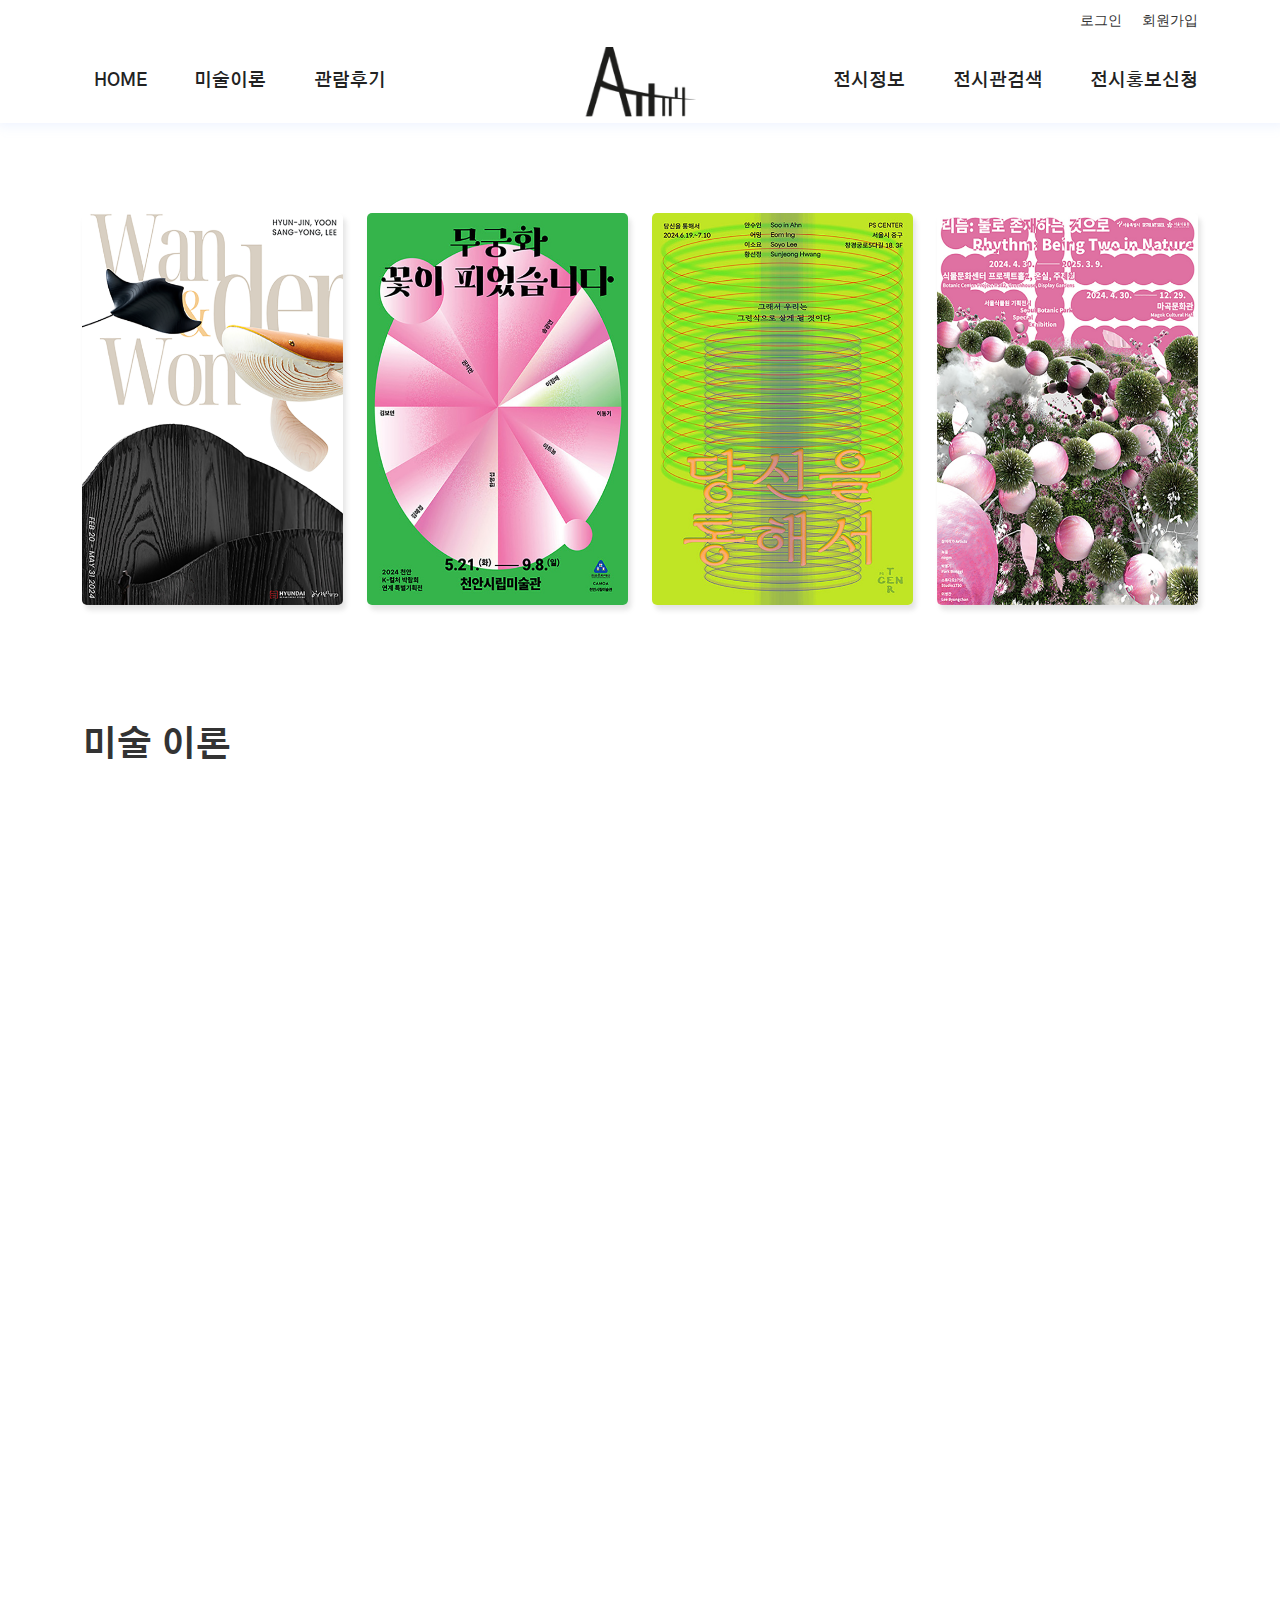
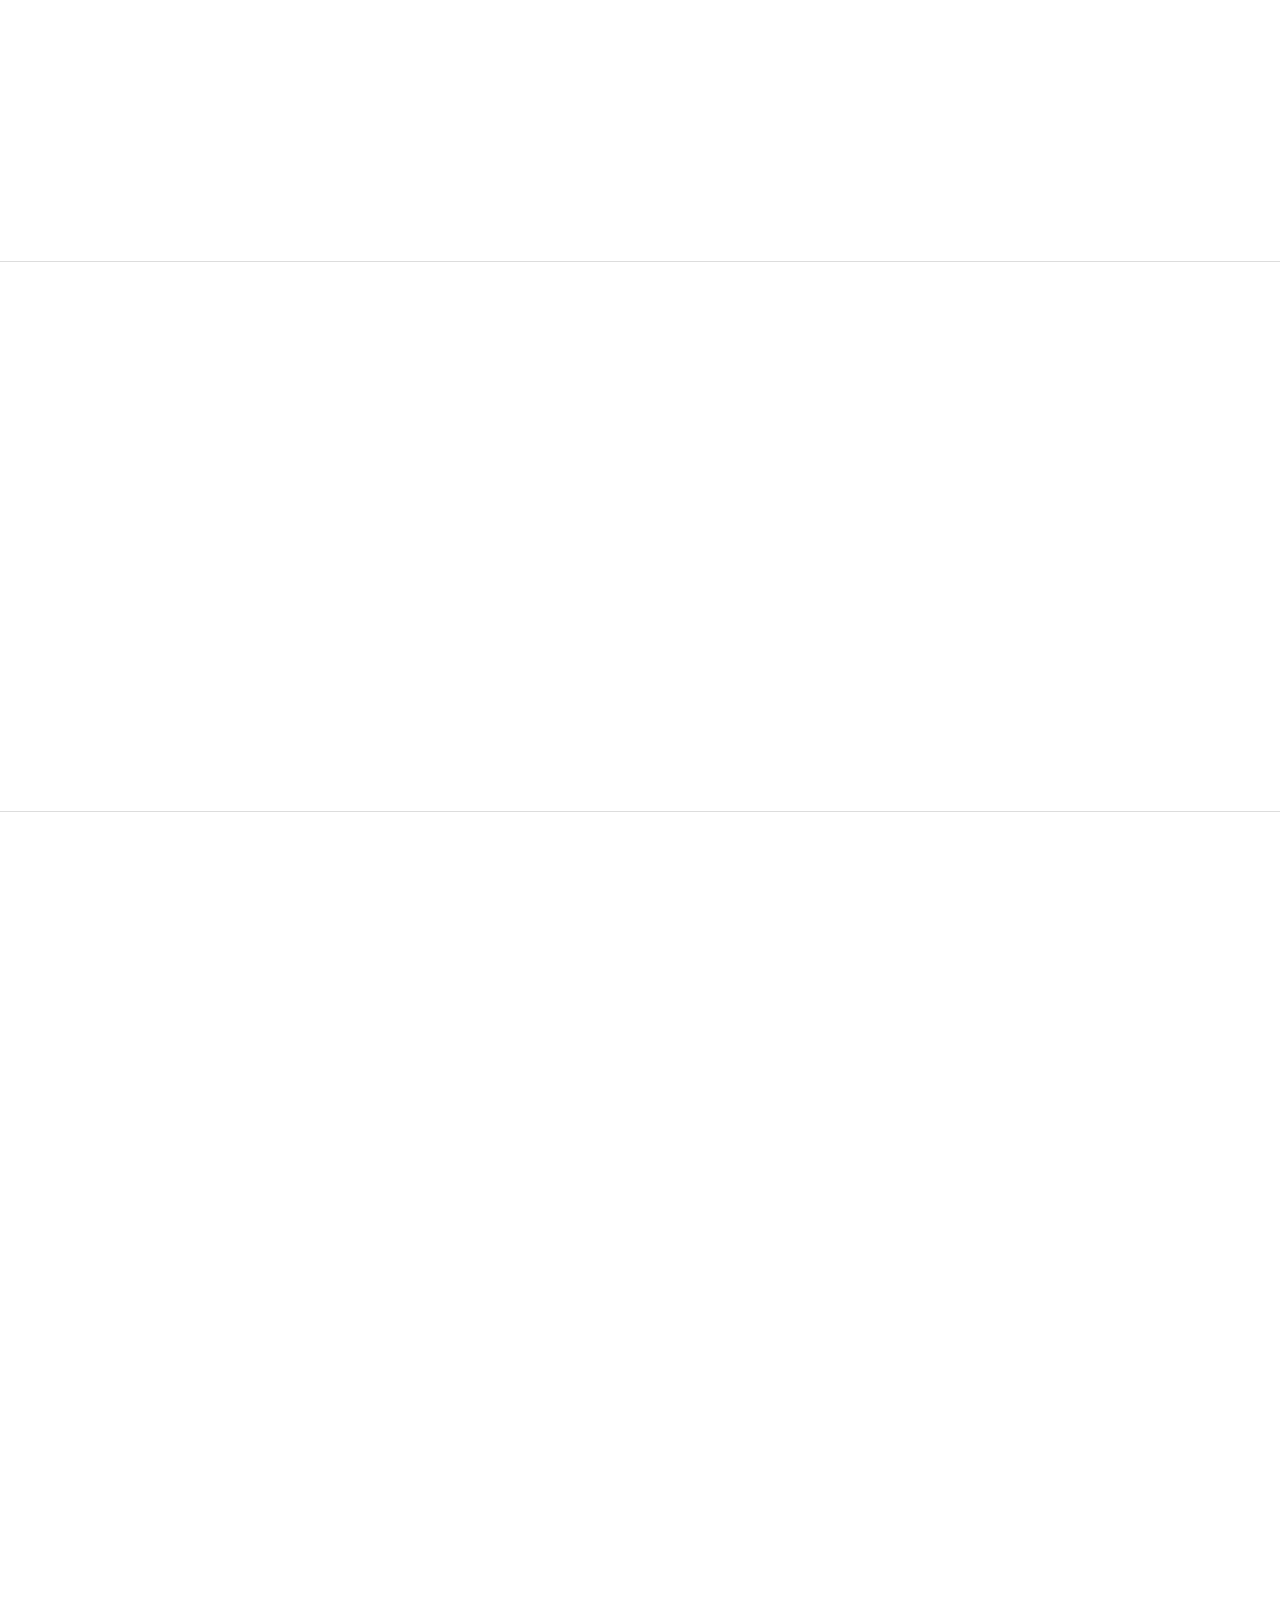
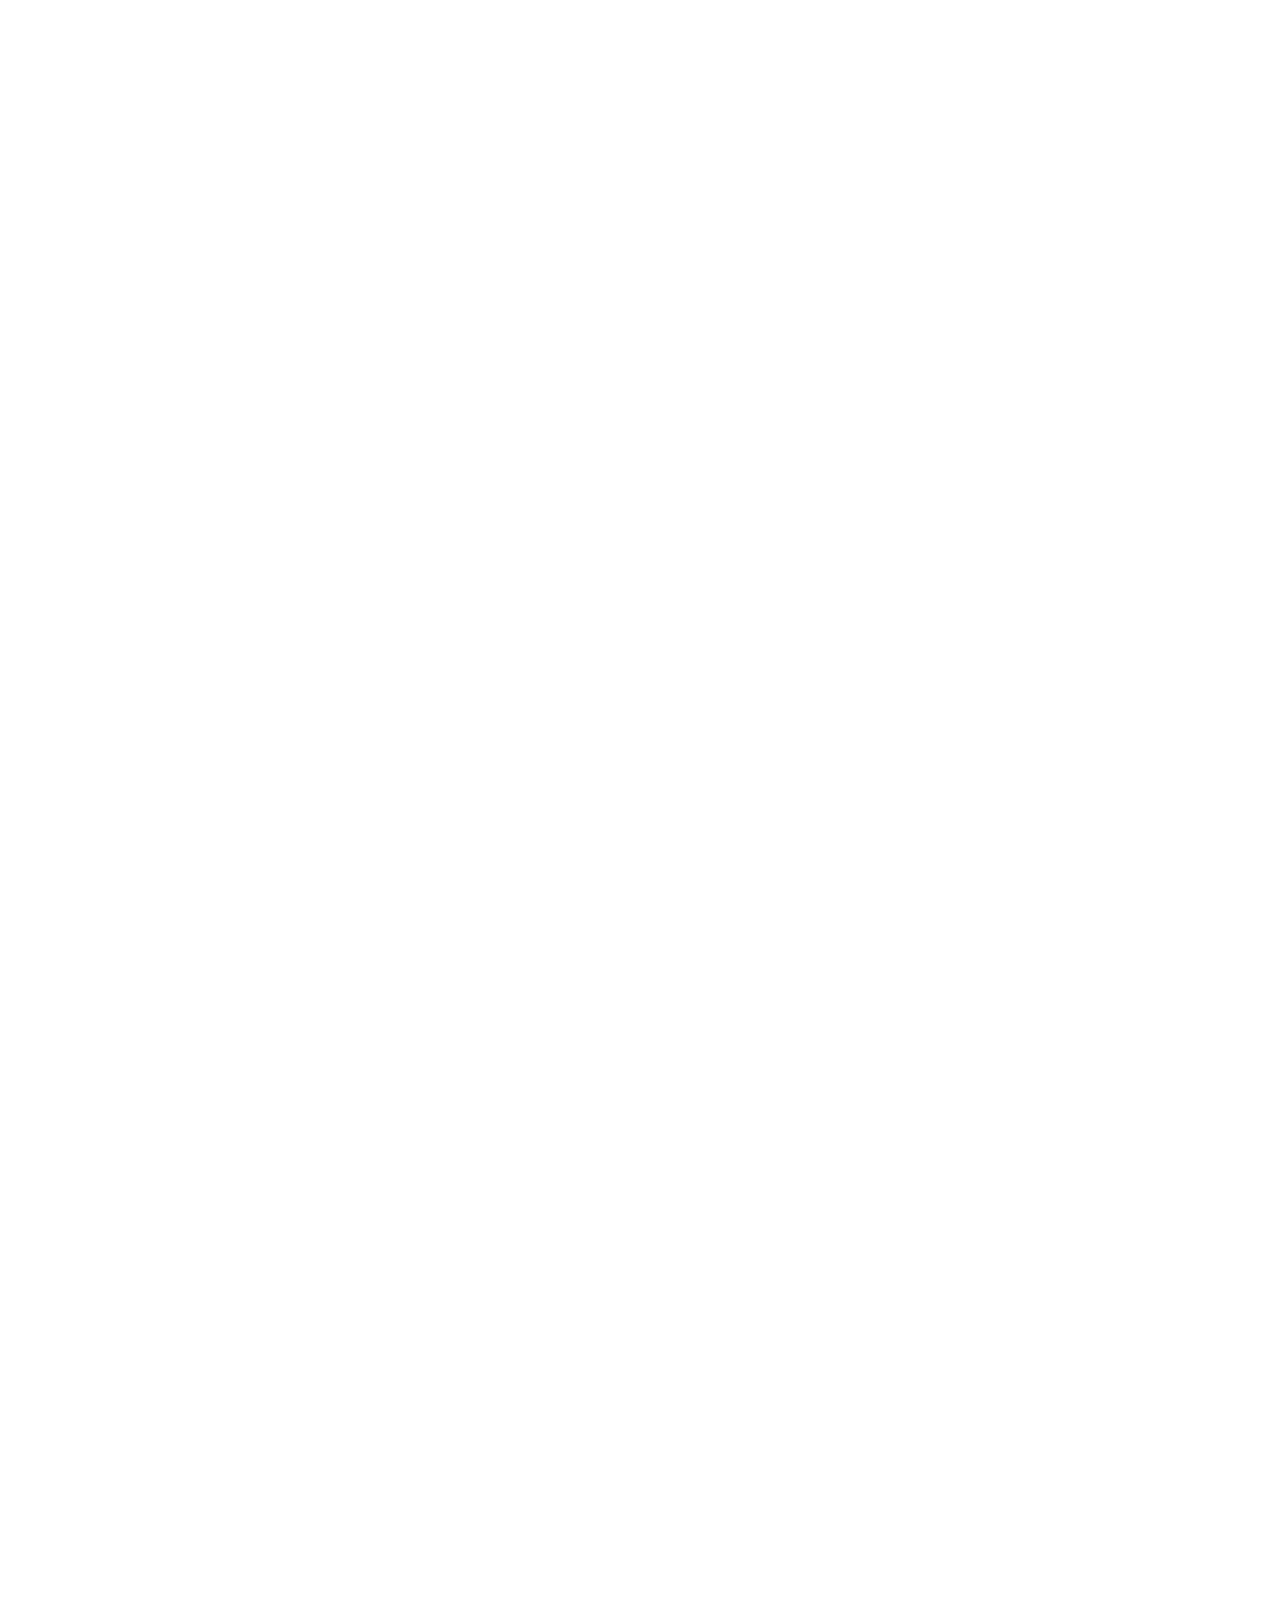
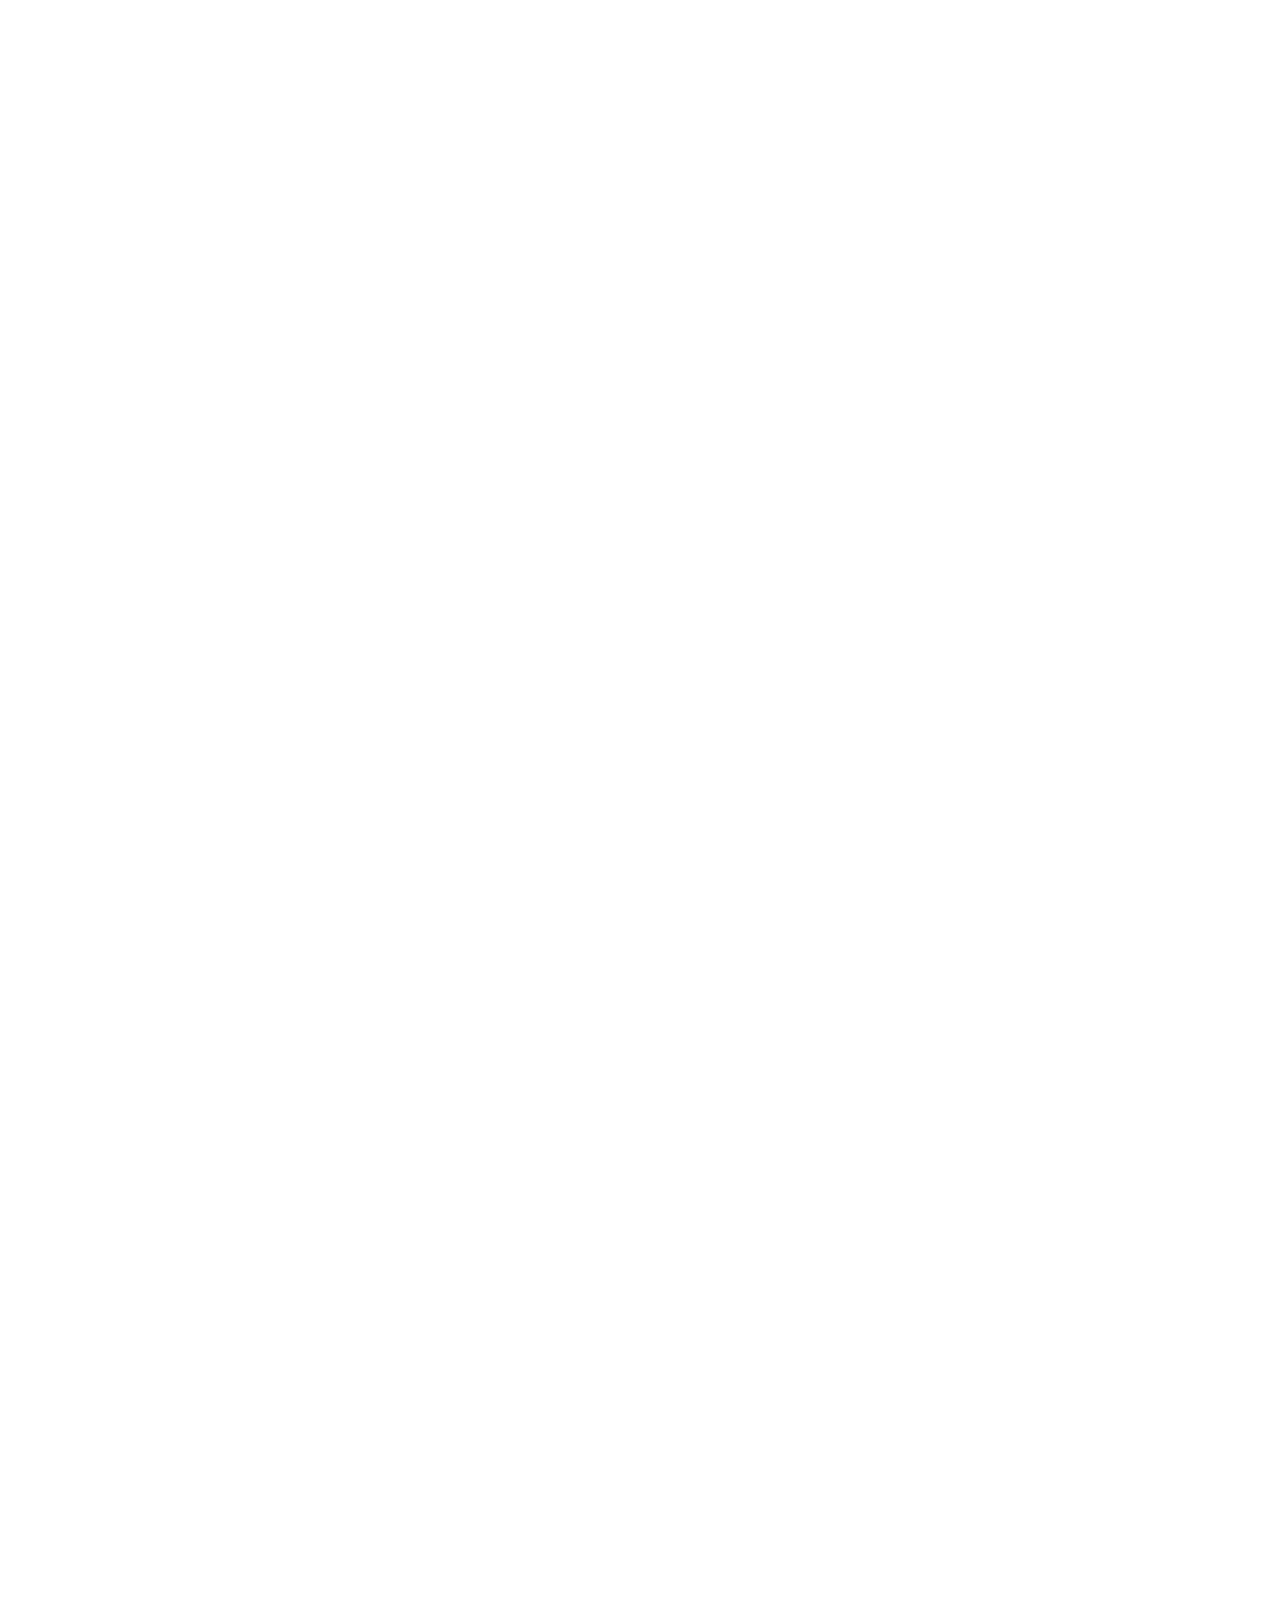
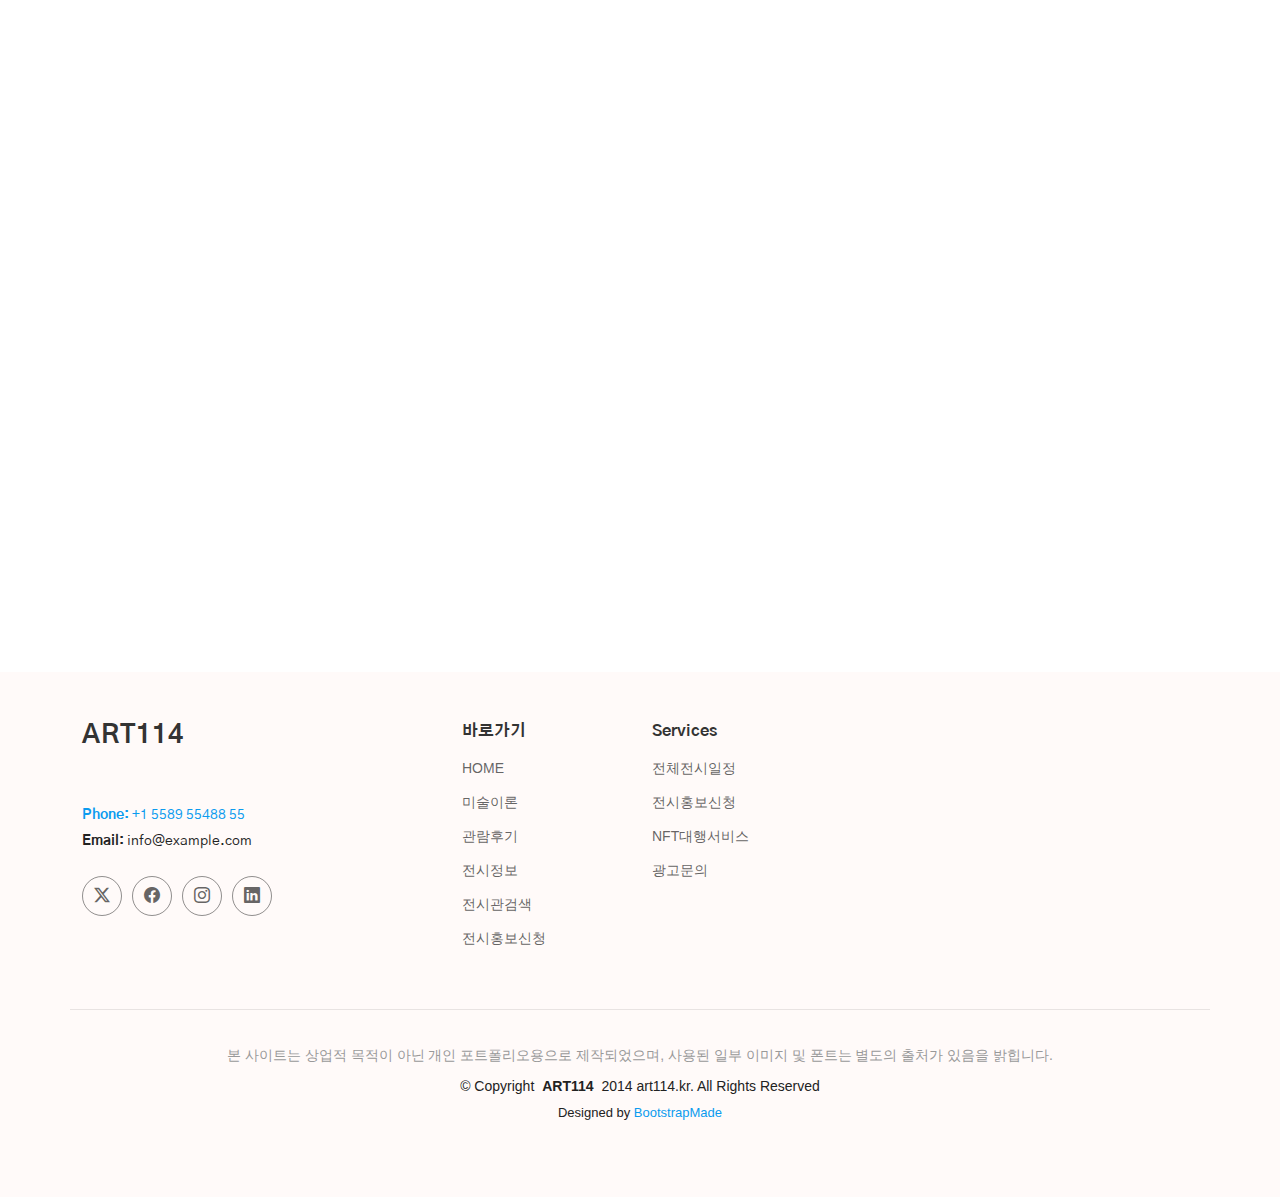
<file: index.html>
<!DOCTYPE html>
<html lang="ko">

<head>
  <meta charset="utf-8">
  <meta content="width=device-width, initial-scale=1.0" name="viewport">
  <title>Art114</title>
  <meta content="대한민국 문화생활을 책임지는 전시 정보 모음 사이트 Art114" name="description">
  <meta content="전시회, 전시정보, 문화생활" name="keywords">

  <!-- Favicons -->
  <link href="assets/images/common/favion.png" rel="icon">

  <!-- Fonts -->
  <link rel="stylesheet" href="assets/css/font.css">

  <!-- Vendor CSS Files -->
  <link href="assets/vendor/bootstrap/css/bootstrap.min.css" rel="stylesheet">
  <link href="assets/vendor/bootstrap-icons/bootstrap-icons.css" rel="stylesheet">
  <link href="assets/vendor/aos/aos.css" rel="stylesheet">
  <link href="assets/vendor/glightbox/css/glightbox.min.css" rel="stylesheet">
  <link href="assets/vendor/swiper/swiper-bundle.min.css" rel="stylesheet">

  <!-- Main CSS File -->
  <link href="assets/css/main.css" rel="stylesheet">

  <!-- =======================================================
  * Template Name: Flexor
  * Template URL: https://bootstrapmade.com/flexor-free-multipurpose-bootstrap-template/
  * Updated: Jun 29 2024 with Bootstrap v5.3.3
  * Author: BootstrapMade.com
  * License: https://bootstrapmade.com/license/
  ======================================================== -->
</head>

<body class="index-page">

  <header id="header" class="header sticky-top">

    <div class="topbar d-flex align-items-center dark-background">
      <div class="social-links container d-none d-md-flex align-items-center">
        <a href="#" class="login">로그인</a>
        <a href="#" class="join">회원가입</a>
      </div>
    </div><!-- End Top Bar -->

    <div class="branding d-flex align-items-cente">

      <div class="container position-relative d-flex align-items-center justify-content-between">
        <a href="index.html" class="logo d-flex align-items-center">
          <!-- Uncomment the line below if you also wish to use an image logo -->
          <!-- <img src="assets/img/logo.png" alt=""> -->
          <h1 class="sitename"><img src="assets/images/common/logo.png" alt="art114로고"></h1>
        </a>

        <nav id="navmenu" class="navmenu">
          <!-- <div class="nav_wrap"> -->
          <ul class="left_gnb nav_wrap">
            <li><a href="index.html">HOME</a></li>
            <li><a href="portfolio-details.html">미술이론</a></li>
            <li class="padding_right"><a href="index.html">관람후기</a></li>
            <!-- </ul>
          <ul class="right_gnb"> -->
            <li class="padding_left"><a href="blog.html">전시정보</a></li>
            <li><a href="index.html">전시관검색</a></li>
            <li><a href="index.html">전시홍보신청</a></li>
          </ul>
          <!-- </div>//nav_wrap -->
          <i class="mobile-nav-toggle d-xl-none bi bi-list"></i>
        </nav>

      </div>

    </div>

  </header>

  <main class="main">

    <!-- Team Section -->
    <section id="team" class="team section light-background">
      <div class="container">

        <div class="row gy-4">

          <div class="col-lg-3 col-md-6 d-flex align-items-stretch" data-aos="fade-up" data-aos-delay="100">
            <div class="team-member">
              <div class="member-img">
                <img src="assets/images/main/visual_02.png" class="poster01" alt="Wander and Wonder 포스터">
              </div>
              <div class="social">
                <a href="#">
                  <h5>Wander and Wonder</h5>
                  <p>현대백화점 무역센터점 9층<br>
                    2024.02.20~2024.05.31<br>
                    <span>서울 강남구 테헤란로 517, 현대백화점 면세점 9F</span>
                  </p>
                </a>
              </div>
            </div>
          </div><!-- End Team Member -->

          <div class="col-lg-3 col-md-6 d-flex align-items-stretch" data-aos="fade-up" data-aos-delay="200">
            <div class="team-member">
              <div class="member-img">
                <img src="assets/images/main/visual_01.jpg" class="poster02" alt="무궁화 꽃이 피었습니다 포스터">
                <div class="social">
                  <a href="#">
                    <h5>무궁화 꽃이 피었습니다</h5>
                    <p>천안시립미술관 전관<br>
                      2024.05.21 ~ 2024.09.08<br>
                      <span>충청남도 천안시 동남구 성남면 종합휴양지로 185</span>
                    </p>
                  </a>
                </div>
              </div>
            </div>
          </div><!-- End Team Member -->

          <div class="col-lg-3 col-md-6 d-flex align-items-stretch" data-aos="fade-up" data-aos-delay="300">
            <div class="team-member">
              <div class="member-img">
                <img src="assets/images/main/visual_03.jpg" class="poster03" alt="당신을 통해서 포스터">
                <div class="social">
                  <a href="#">
                    <h5>당신을 통해서:<br>
                      그래서 우리는 그런 식으로 살게 될 것이다.</h5>
                    <p>PS CENTER(피에스 센터)<br>
                      20024.06.30~2024.07.10<br>
                      <span>서울 중구 창경궁로5다길 18, 3층</span>
                    </p>
                  </a>
                </div>
              </div>
            </div>
          </div><!-- End Team Member -->

          <div class="col-lg-3 col-md-6 d-flex align-items-stretch" data-aos="fade-up" data-aos-delay="400">
            <div class="team-member">
              <div class="member-img">
                <img src="assets/images/main/visual_04.png" class="poster04" alt="리듬: 둘로 존재하는 것으로 포스터">
                <div class="social">
                  <a href="#">
                    <h5>리듬: 둘로 존재하는 것으로</h5>
                    <p> 서울식물원 식물문화센터<br>
                      2024.04.30. ~ 2025.03.09<br>
                      <span>서울시 강서구 마곡동로161 서울식물원</span>
                    </p>
                  </a>
                </div>
              </div>
            </div>
          </div><!-- End Team Member -->

        </div>

      </div>
    </section><!-- /Team Section -->

    <!-- Services Section
    <section id="services" class="services section light-background"> -->

    <!-- Alt Services Section -->
    <section id="alt-services" class="alt-services section">
      <div class="container" data-aos="fade-up" data-aos-delay="100">
        <h2>미술 이론</h2>

        <div class="row gy-4">

          <div class="col-lg-6" data-aos="zoom-in" data-aos-delay="200">
            <div class="service-item position-relative">
              <div class="img">
                <img src="assets/images/main/concept104.jpg" class="img-fluid" alt="백남준 대표 작품">
              </div>
              <div class="details">
                <a href="portfolio-details.html" class="stretched-link">
                  <h3>비디오아트 창시자 백남준</h3>
                  <p>한국 출신의 비디오 아티스트 <br>
                    비디오 예술의 선구자이며 다양한 매체를 통해 예술에 대한 정의와 표현의 범위를 확대시켰다.</p>
                </a>
              </div>
            </div>
          </div><!-- End Service Item -->

          <div class="col-lg-6" data-aos="zoom-in" data-aos-delay="300">
            <div class="service-item position-relative">
              <div class="img">
                <img src="assets/images/main/concept202.jfif" class="img-fluid" alt="표현주의 대표 작품">
              </div>
              <div class="details">
                <a href="portfolio-details.html" class="stretched-link">
                  <h3>표현주의 예술운동</h3>
                  <p>예술의 목적은 감정과 감각의 직접적인 표현이라는 이념에서 시작된 유럽의 미술 운동 중 하나<br>
                    르네상스 시대인 1880년대 프랑스를 기준으로 다른 나라에서도 거의 동시에 전개되었다.</p>
                </a>
              </div>
            </div>
          </div><!-- End Service Item -->

          <div class="col-lg-6" data-aos="zoom-in" data-aos-delay="400">
            <div class="service-item position-relative">
              <div class="img">
                <img src="assets/images/main/concept304.jpg" class="img-fluid" alt="매너리즘 대표 작품">
              </div>
              <div class="details">
                <a href="portfolio-details.html" class="stretched-link">
                  <h3>미술계의 매너리즘</h3>
                  <p>틀에 박힌 방식이나 습관에 익숙해져 그것을 반복할 때 쓰이는 매너리즘이라는 용어는, <br>
                    1520년경 부터 17세기 초까지 유럽 전역에 걸쳐 풍미한 후기 르네상스 미술이다. </p>
                </a>
              </div>
            </div>
          </div><!-- End Service Item -->

          <div class="col-lg-6" data-aos="zoom-in" data-aos-delay="500">
            <div class="service-item position-relative">
              <div class="img">
                <img src="assets/images/main/concept402.jpg" class="img-fluid" alt="콜라쥬 대표 작품">
              </div>
              <div class="details">
                <a href="portfolio-details.html" class="stretched-link">
                  <h3>콜라주 COLLAGE</h3>
                  <p>'풀칠', '바르기' 따위의 의미를 가진 '콜라주(Collage)'는 <br>
                    별개의 조각들을 붙여 모아 새로운 이미지를 만드는 미술 기법으로 '꼴라주'라고 불리기도 한다.</p>
                </a>
              </div>
            </div>
          </div><!-- End Service Item -->

        </div>

      </div>

    </section><!-- /Alt Services Section -->

    <!-- Clients Section -->
    <section id="clients" class="clients section">

      <div class="container" data-aos="fade-up" data-aos-delay="100">

        <div class="swiper init-swiper">
          <script type="application/json" class="swiper-config">
            {
              "loop": true,
              "speed": 600,
              "autoplay": {
                "delay": 5000
              },
              "slidesPerView": "auto",
              "breakpoints": {
                "480": {
                  "slidesPerView": 2,
                  "spaceBetween": 40
                },
                "640": {
                  "slidesPerView": 3,
                  "spaceBetween": 50
                },
                "992": {
                  "slidesPerView": 4,
                  "spaceBetween": 60
                }
              }
            }
          </script>
          <div class="swiper-wrapper img_center">
            <div class="swiper-slide"><img src="assets/images/main/href01.jpg" class="img-fluid" alt=""></div>
            <div class="swiper-slide"><img src="assets/images/main/href02.png" class="img-fluid" alt=""></div>
            <!-- <div class="swiper-slide"><img src="assets/images/main/href03.jpg" class="img-fluid" alt=""></div> -->
            <div class="swiper-slide"><img src="assets/images/main/href04.jpg" class="img-fluid" alt=""></div>
            <div class="swiper-slide"><img src="assets/images/main/href05.png" class="img-fluid" alt=""></div>
            <div class="swiper-slide"><img src="assets/images/main/href06.png" class="img-fluid" alt=""></div>
            <div class="swiper-slide"><img src="assets/images/main/href07.png" class="img-fluid" alt=""></div>
            <div class="swiper-slide"><img src="assets/images/main/href08.jpg" class="img-fluid" alt=""></div>
            <div class="swiper-slide"><img src="assets/images/main/href09.jpg" class="img-fluid" alt=""></div>
            <div class="swiper-slide"><img src="assets/images/main/href10.png" class="img-fluid" alt=""></div>
            <div class="swiper-slide"><img src="assets/images/main/href11.jpg" class="img-fluid" alt=""></div>
            <div class="swiper-slide"><img src="assets/images/main/href12.jpg" class="img-fluid" alt=""></div>
            <div class="swiper-slide"><img src="assets/images/main/href13.jpg" class="img-fluid" alt=""></div>
          </div>
        </div>

      </div>

    </section><!-- /Clients Section -->

    <!-- Testimonials Section -->
    <section id="testimonials" class="testimonials section dark-background">

      <div class="container" data-aos="fade-up" data-aos-delay="100">

        <div class="swiper init-swiper">
          <script type="application/json" class="swiper-config">
            {
              "loop": true,
              "speed": 600,
              "autoplay": {
                "delay": 5000
              },
              "slidesPerView": "auto",
              "pagination": {
                "el": ".swiper-pagination",
                "type": "bullets",
                "clickable": true
              }
            }
          </script>
          <div class="swiper-wrapper">

            <div class="swiper-slide">
              <div class="testimonial-item">
                <img src="assets/images/main/exhi_05.jpg" class="testimonial-img" alt="">
                <h3>언바운드 써머 아트페어</h3>
                <h4>2024.07.11 ~ 2024.07.21</h4>
                <div class="stars">
                  <i class="bi bi-star-fill"></i><i class="bi bi-star-fill"></i><i class="bi bi-star-fill"></i><i
                    class="bi bi-star-fill"></i><i class="bi bi-star-fill"></i>
                </div>
                <p>
                  <i class="bi bi-quote quote-icon-left"></i>
                  <span class="keepall">송리단길 간 김에 방문했어요!!! 특색있는 카페들이랑 함께 전시되는 거라 독특하고 여유롭더라구요 ㅎㅎ 카페마다 영업시간이 다르니 확인 후
                    방문하길 추천드려요!</span>
                  <i class="bi bi-quote quote-icon-right"></i>
                </p>
              </div>
            </div><!-- End testimonial item -->

            <div class="swiper-slide">
              <div class="testimonial-item">
                <img src="assets/images/main/exhi_free01.jpg" class="testimonial-img" alt="">
                <h3>푸르스름한 걸음걸이</h3>
                <h4>2024.07.10 ~ 2024.09.10</h4>
                <div class="stars">
                  <i class="bi bi-star-fill"></i><i class="bi bi-star-fill"></i><i class="bi bi-star-fill"></i><i
                    class="bi bi-star-fill"></i><i class="bi bi-star-fill"></i>
                </div>
                <p>
                  <i class="bi bi-quote quote-icon-left"></i>
                  <span class="keepall"> 전시장을 잠시 돌아보면서 전시제목의 '푸르스름한 걸음걸이'를 생각해보며 가까운 색인 쪽빛을 떠올려본다. 불면의 밤을 지새우면서 작품을 만들었을
                    작가님의 노고를 생각하며
                    실력있는 작가들을 발굴·지원하며 청주 미술계의 큰 획을 긋고 있는 장덕수 우민재단 회장님과 이용미 우민아트센터 관장님께도 박수를 보낸다
                    <br>강전섭 청주문화원장
                  </span>
                  <i class="bi bi-quote quote-icon-right"></i>
                </p>
              </div>
            </div><!-- End testimonial item -->

            <div class="swiper-slide">
              <div class="testimonial-item">
                <img src="assets/images/main/kid06.png" class="testimonial-img" alt="">
                <h3>2024 상상톡톡미술관 기획전시 톡!톡! 뮤지엄</h3>
                <h4>2024.07.09 ~ 2024.10.20</h4>
                <div class="stars">
                  <i class="bi bi-star-fill"></i><i class="bi bi-star-fill"></i><i class="bi bi-star-fill"></i><i
                    class="bi bi-star-fill"></i><i class="bi bi-star-fill"></i>
                </div>
                <p>
                  <i class="bi bi-quote quote-icon-left"></i>
                  <span class="keepall">참여 체험형 전시라 아이들이 무척 좋아했어요! 덕분에 저도 조금 쉴 수 있었네여
                    대중교통으로 접근하기 힘든데, 주차공간도 협소해서 그 점이 아쉽더라구요 ~ㅠ</span>
                  <i class="bi bi-quote quote-icon-right"></i>
                </p>
              </div>
            </div><!-- End testimonial item -->

            <div class="swiper-slide">
              <div class="testimonial-item">
                <img src="assets/images/main/kid07.png" class="testimonial-img" alt="">
                <h3>리듬: 둘로 존재하는 것으로</h3>
                <h4>2022.04.30. ~ 2025.03.09</h4>
                <div class="stars">
                  <i class="bi bi-star-fill"></i><i class="bi bi-star-fill"></i><i class="bi bi-star-fill"></i><i
                    class="bi bi-star-fill"></i><i class="bi bi-star-fill"></i>
                </div>
                <p>
                  <i class="bi bi-quote quote-icon-left"></i>
                  <span class="keepall">아티스트 그룹 '녹음'이 '물'을 주제로 과거와 현재를 이어주는 미디어 작품을 선보이는데 물의 흐름과 소리를 통해 자연과 인간의 관계를 다시
                    생각해보게 한다. 온실과 정원에서는 식물의 형태에 상상력을 더한 새로운 모습의 작품을 볼 수 있었다.</span>
                  <i class="bi bi-quote quote-icon-right"></i>
                </p>
              </div>
            </div><!-- End testimonial item -->

          </div>
          <div class="swiper-pagination"></div>
        </div>

      </div>

    </section><!-- /Testimonials Section -->

    <!-- Portfolio Section -->
    <section id="portfolio" class="portfolio section">

      <!-- Section Title -->
      <div class="container section-title" data-aos="fade-up">
        <h2>전시정보</h2>
        <p>다양한 전시 정보를 간편하게 찾아보세요 !</p>
      </div><!-- End Section Title -->

      <div class="container">
        <div class="isotope-layout" data-default-filter="*" data-layout="masonry" data-sort="original-order">

          <ul class="portfolio-filters isotope-filters" data-aos="fade-up" data-aos-delay="100">
            <li data-filter="*" class="filter-active">전체전시</li>
            <li data-filter=".filter-app">일반전시</li>
            <li data-filter=".filter-product">어린이전시</li>
            <li data-filter=".filter-branding">무료전시</li>
            <li data-filter=".filter-branding" class="wh"><a href="blog.html">더보기</a></li>
          </ul><!-- End Portfolio Filters -->


          <div class="row gy-4 isotope-container" data-aos="fade-up" data-aos-delay="200">

            <div class="col-lg-4 col-md-6 portfolio-item isotope-item filter-app">
              <img src="assets/images/main/exhi_03.jpg" class="img-fluid" alt="">
              <div class="portfolio-info">
                <h4>[서울] 윤슬 </h4>
                <p>2024.07.10(목) ~ 2024.07.22(일)</p>
                <a href="assets/images/main/exhi_03.jpg" data-gallery="portfolio-gallery-app"
                  class="glightbox preview-link"><i class="bi bi-zoom-in"></i></a>
                <a href="https://blog.naver.com/hhanp/223516422627" title="More Details" class="details-link"><i
                    class="bi bi-link-45deg"></i></a>
              </div>
            </div><!-- End Portfolio Item -->

            <div class="col-lg-4 col-md-6 portfolio-item isotope-item filter-product">
              <img src="assets/images/main/kid02.png" class="img-fluid" alt="">
              <div class="portfolio-info">
                <h4>[서울] 체코의 어린이 책</h4>
                <p>2024.06.27(목) ~ 2024.09.29(일)</p>
                <a href="assets/images/main/kid02.png" data-gallery="portfolio-gallery-product"
                  class="glightbox preview-link"><i class="bi bi-zoom-in"></i></a>
                <a href="https://www.hmoka.org/exhibitions/current/list.do?st_cd=780" title="More Details"
                  class="details-link"><i class="bi bi-link-45deg"></i></a>
              </div>
            </div><!-- End Portfolio Item -->

            <div class="col-lg-4 col-md-6 portfolio-item isotope-item filter-branding">
              <img src="assets/images/main/exhi_free06.png" class="img-fluid" alt="">
              <div class="portfolio-info">
                <h4>[서울] 아르띠앙서울 소장품전 Borderline </h4>
                <p>2023.05.29 ~ 2023.06.20</p>
                <a href="assets/images/main/exhi_free06.png" data-gallery="portfolio-gallery-branding"
                  class="glightbox preview-link"><i class="bi bi-zoom-in"></i></a>
                <a href="https://blog.naver.com/artianseoul_gallery/223508247798" title="More Details"
                  class="details-link"><i class="bi bi-link-45deg"></i></a>
              </div>
            </div><!-- End Portfolio Item -->

            <div class="col-lg-4 col-md-6 portfolio-item isotope-item filter-app">
              <img src="assets/images/main/exhi_04.png" class="img-fluid" alt="">
              <div class="portfolio-info">
                <h4>[서울] 더 라이프 오브 지저스</h4>
                <p>2023.12.20 ~ 2024.02.25</p>
                <a href="assets/images/main/exhi_04.png" data-gallery="portfolio-gallery-app"
                  class="glightbox preview-link"><i class="bi bi-zoom-in"></i></a>
                <a href="https://seoulmuseum.org/forum/view/268778" title="More Details" class="details-link"><i
                    class="bi bi-link-45deg"></i></a>
              </div>
            </div><!-- End Portfolio Item -->

            <div class="col-lg-4 col-md-6 portfolio-item isotope-item filter-product">
              <img src="assets/images/main/kid03.jpg" class="img-fluid" alt="">
              <div class="portfolio-info">
                <h4>[서울]모카 북 아트 컬렉션</h4>
                <p>2024.07.16 ~ 2024.10.27</p>
                <a href="assets/images/main/kid03.jpg" data-gallery="portfolio-gallery-product"
                  class="glightbox preview-link"><i class="bi bi-zoom-in"></i></a>
                <a href="https://m.post.naver.com/viewer/postView.nhn?volumeNo=38096529&memberNo=33150240"
                  title="More Details" class="details-link"><i class="bi bi-link-45deg"></i></a>
              </div>
            </div><!-- End Portfolio Item -->

            <div class="col-lg-4 col-md-6 portfolio-item isotope-item filter-branding">
              <img src="assets/images/main/exhi_free02.jpg" class="img-fluid" alt="">
              <div class="portfolio-info">
                <h4>[서울]잊혀지지 않는 나의 소중한 여름방학 기억 같은</h4>
                <p>2024.07.06 ~ 2024.07.21</p>
                <a href="assets/images/main/exhi_free02.jpg" data-gallery="portfolio-gallery-branding"
                  class="glightbox preview-link"><i class="bi bi-zoom-in"></i></a>
                <a href="https://search.naver.com/search.naver?query=%EC%9E%8A%ED%98%80%EC%A7%80%EC%A7%80%20%EC%95%8A%EB%8A%94%20%EB%82%98%EC%9D%98%20%EC%86%8C%EC%A4%91%ED%95%9C%20%EC%97%AC%EB%A6%84%EB%B0%A9%ED%95%99%20%EA%B8%B0%EC%96%B5%20%EA%B0%99%EC%9D%80&os=34379800&pkid=110"
                  title="More Details" class="details-link"><i class="bi bi-link-45deg"></i></a>
              </div>
            </div><!-- End Portfolio Item -->

            <div class="col-lg-4 col-md-6 portfolio-item isotope-item filter-app">
              <img src="assets/images/main/exhi_07.jpg" class="img-fluid" alt="">
              <div class="portfolio-info">
                <h4>[천안]무궁화 꽃이 피었습니다</h4>
                <p>2024.05.21 ~ 2024.09.08</p>
                <a href="assets/images/main/exhi_07.jpg" data-gallery="portfolio-gallery-app"
                  class="glightbox preview-link"><i class="bi bi-zoom-in"></i></a>
                <a href="https://www.camoa.or.kr/" title="More Details" class="details-link"><i
                    class="bi bi-link-45deg"></i></a>
              </div>
            </div><!-- End Portfolio Item -->

            <div class="col-lg-4 col-md-6 portfolio-item isotope-item filter-product">
              <img src="assets/images/main/kid06.png" class="img-fluid" alt="">
              <div class="portfolio-info">
                <h4>[서울]톡톡 뮤지엄</h4>
                <p>2024.07.09 ~ 2024.10.13</p>
                <a href="assets/images/main/kid06.png" data-gallery="portfolio-gallery-product"
                  class="glightbox preview-link"><i class="bi bi-zoom-in"></i></a>
                <a href="https://www.sejongpac.or.kr/portal/performance/exhibit/performList.do?menuNo=200005"
                  title="More Details" class="details-link"><i class="bi bi-link-45deg"></i></a>
              </div>
            </div><!-- End Portfolio Item -->

            <div class="col-lg-4 col-md-6 portfolio-item isotope-item filter-branding">
              <img src="assets/images/main/exhi_free_l_01.png" class="img-fluid" alt="">
              <div class="portfolio-info">
                <h4>[청주]푸르스름한 걸음걸이</h4>
                <p>2024.07.10 ~ 2024.09.07</p>
                <a href="assets/images/main/exhi_free_l_01.png" data-gallery="portfolio-gallery-branding"
                  class="glightbox preview-link"><i class="bi bi-zoom-in"></i></a>
                <a href="http://wmnew.ngelnet.com/" title="More Details" class="details-link"><i
                    class="bi bi-link-45deg"></i></a>
              </div>
            </div><!-- End Portfolio Item -->

            <div class="col-lg-4 col-md-6 portfolio-item isotope-item filter-app">
              <img src="assets/images/main/exhi_02.jpg" class="img-fluid" alt="">
              <div class="portfolio-info">
                <h4>[서울]플렉스 모던(Flex Modern)</h4>
                <p>2024.05.03 ~ 2024.07.03</p>
                <a href="assets/images/main/exhi_02.jpg" data-gallery="portfolio-gallery-app"
                  class="glightbox preview-link"><i class="bi bi-zoom-in"></i></a>
                <a href="https://culture.gangseo.seoul.kr/gsfc/culture/kgallery/display/view.do?cultureSn=60&menuNo=800067"
                  title="More Details" class="details-link"><i class="bi bi-link-45deg"></i></a>
              </div>
            </div><!-- End Portfolio Item -->

            <div class="col-lg-4 col-md-6 portfolio-item isotope-item filter-product">
              <img src="assets/images/main/kid04.png" class="img-fluid" alt="">
              <div class="portfolio-info">
                <h4>[서울]에르베튈레 색색깔깔 뮤지엄</h4>
                <p>2024.07.10 ~ 2024.08.28</p>
                <a href="assets/images/main/kid04.png" data-gallery="portfolio-gallery-product"
                  class="glightbox preview-link"><i class="bi bi-zoom-in"></i></a>
                <a href="http://ticket.yes24.com/New/Perf/Detail/Detail.aspx?IdPerf=47173" title="More Details"
                  class="details-link"><i class="bi bi-link-45deg"></i></a>
              </div>
            </div><!-- End Portfolio Item -->

            <div class="col-lg-4 col-md-6 portfolio-item isotope-item filter-branding">
              <img src="assets/images/main/exhi_free03.png" class=" img-fluid" alt="">
              <div class="portfolio-info">
                <h4>[서울]유어스 빈센트</h4>
                <p>2023.09.08 ~ 상시 </p>
                <a href="assets/images/main/exhi_free03.png" data-gallery="portfolio-gallery-branding"
                  class="glightbox preview-link"><i class="bi bi-zoom-in"></i></a>
                <a href="https://www.thecave.me/" title="More Details" class="details-link"><i
                    class="bi bi-link-45deg"></i></a>
              </div>
            </div><!-- End Portfolio Item -->

            <div class="col-lg-4 col-md-6 portfolio-item isotope-item filter-app">
              <img src="assets/images/main/exhi_05.jpg" class="img-fluid" alt="">
              <div class="portfolio-info">
                <h4>[서울]언바운드 써머 아트페어</h4>
                <p>2024.07.11 ~ 2024.07.21</p>
                <a href="assets/images/main/exhi_05.jpg" data-gallery="portfolio-gallery-app"
                  class="glightbox preview-link"><i class="bi bi-zoom-in"></i></a>
                <a href="https://search.naver.com/p/crd/rd?m=1&px=267&py=219&sx=267&sy=219&vw=790&vh=710&p=ipCf%2FdqVOsCssM6fZIKssssstgh-160688&q=%EC%96%B8%EB%B0%94%EC%9A%B4%EB%93%9C&ie=utf8&rev=1&ssc=tab.nx.all&f=nexearch&w=nexearch&s=O%2B%2FzDGPiBaXad7JS2bBqdg%3D%3D&time=1721307902487&abt=%5B%7B%22eid%22%3A%22SPELLER-ABT%22%2C%22vid%22%3A%222%22%7D%5D&a=sit_5po*e.link&r=0&i=a00000fa_126bdb51c2bd7c1274448047%5Ex&u=https%3A%2F%2Funbound.kr%2F&cr=1"
                  title="More Details" class="details-link"><i class="bi bi-link-45deg"></i></a>
              </div>
            </div><!-- End Portfolio Item -->

            <div class="col-lg-4 col-md-6 portfolio-item isotope-item filter-product">
              <img src="assets/images/main/kid01.jpg" class="img-fluid" alt="">
              <div class="portfolio-info">
                <h4>[서울]체코의 어린이 책</h4>
                <p>2024.06.27 ~ 2024.09.29</p>
                <a href="assets/images/main/kid01.jpg" data-gallery="portfolio-gallery-product"
                  class="glightbox preview-link"><i class="bi bi-zoom-in"></i></a>
                <a href="https://www.artbava.com/exhibit/beyond-paper-plane-%EC%B2%B4%EC%BD%94%EC%9D%98-%EC%96%B4%EB%A6%B0%EC%9D%B4-%EC%B1%85/"
                  title="More Details" class="details-link"><i class="bi bi-link-45deg"></i></a>
              </div>
            </div><!-- End Portfolio Item -->

            <div class="col-lg-4 col-md-6 portfolio-item isotope-item filter-branding">
              <img src="assets/images/main/exhi_free_04.png" class="img-fluid" alt="">
              <div class="portfolio-info">
                <h4>[서울]미르를 만나다</h4>
                <p>2024.02.16 ~ 2024.03.31</p>
                <a href="assets/images/main/exhi_free_04.png" data-gallery="portfolio-gallery-branding"
                  class="glightbox preview-link"><i class="bi bi-zoom-in"></i></a>
                <a href="https://www.artnomics.co.kr/" title="More Details" class="details-link"><i
                    class="bi bi-link-45deg"></i></a>
              </div>
            </div><!-- End Portfolio Item -->

            <div class="col-lg-4 col-md-6 portfolio-item isotope-item filter-app">
              <img src="assets/images/main/exhi_01.png" class="img-fluid" alt="">
              <div class="portfolio-info">
                <h4>[서울]빅토르 바자렐리 : 반응하는 눈</h4>
                <p>2023.12.21 ~ 2024.04.21</p>
                <a href="assets/images/main/exhi_01.png" data-gallery="portfolio-gallery-app"
                  class="glightbox preview-link"><i class="bi bi-zoom-in"></i></a>
                <a href="https://korean.visitseoul.net/attractions/%EC%98%88%EC%88%A0%EC%9D%98-%EC%A0%84%EB%8B%B9-%ED%95%9C%EA%B0%80%EB%9E%8C%EB%AF%B8%EC%88%A0%EA%B4%80/KOP004325"
                  title="More Details" class="details-link"><i class="bi bi-link-45deg"></i></a>
              </div>
            </div><!-- End Portfolio Item -->

            <div class="col-lg-4 col-md-6 portfolio-item isotope-item filter-product">
              <img src="assets/images/main/kid07.png" class="img-fluid" alt="">
              <div class="portfolio-info">
                <h4>[울산]새록새록 울산 - 유물 속 새들과 떠나는 울산 여행</h4>
                <p> 2024.04.23 ~ 2024.11.03</p>
                <a href="assets/images/main/kid07.png" data-gallery="portfolio-gallery-product"
                  class="glightbox preview-link"><i class="bi bi-zoom-in"></i></a>
                <a href="portfolio-details.html" title="More Details" class="details-link"><i
                    class="bi bi-link-45deg"></i></a>
              </div>

              <div class="col-lg-4 col-md-6 portfolio-item isotope-item filter-product">
                <img src="assets/images/main/kid05.jpg" class="img-fluid" alt="">
                <div class="portfolio-info">
                  <h4>Product 3</h4>
                  <p>Lorem ipsum, dolor sit</p>
                  <a href="assets/images/main/kid05.jpg" data-gallery="portfolio-gallery-product"
                    class="glightbox preview-link"><i class="bi bi-zoom-in"></i></a>
                  <a href="portfolio-details.html" title="More Details" class="details-link"><i
                      class="bi bi-link-45deg"></i></a>
                </div>

                <div class="col-lg-4 col-md-6 portfolio-item isotope-item filter-branding">
                  <img src="assets/images/main/exhi_free_l_02.jpg" class="img-fluid" alt="">
                  <div class="portfolio-info">
                    <h4>Branding 3</h4>
                    <p>Lorem ipsum, dolor sit</p>
                    <a href="assets/images/main/exhi_free_l_02.jpg" data-gallery="portfolio-gallery-branding"
                      class="glightbox preview-link"><i class="bi bi-zoom-in"></i></a>
                    <a href="portfolio-details.html" title="More Details" class="details-link"><i
                        class="bi bi-link-45deg"></i></a>
                  </div>
                </div><!-- End Portfolio Item -->
              </div><!-- End Portfolio Container -->

            </div>

          </div>
        </div>
      </div>
    </section><!-- /Portfolio Section -->

    <section id="map">
      <div class="container">
        <div class="container section-title" data-aos="fade-up">
          <h2>전시장 찾기</h2>
          <p class="guide">큰 지도 보기를 이용하시면 <br class="none">
            원하시는 전시관을 검색할 수 있습니다.</p>
        </div><!-- End Section Title -->

        <div class="map_box">
          <iframe
            src="https://www.google.com/maps/embed?pb=!1m16!1m12!1m3!1d26097.698695421732!2d129.0678093769855!3d35.15132482731013!2m3!1f0!2f0!3f0!3m2!1i1024!2i768!4f13.1!2m1!1z66-47Iig6rSA!5e0!3m2!1sko!2skr!4v1720579700443!5m2!1sko!2skr"
            width="600" height="450" style="border:0;" allowfullscreen="" loading="lazy"
            referrerpolicy="no-referrer-when-downgrade"></iframe>
        </div>
      </div>
    </section>

    <!-- Contact Section -->
    <section id="contact" class="contact section">

      <!-- Section Title -->
      <div class="container section-title" data-aos="fade-up">
        <h2>전시 홍보 신청</h2>
        <p class="guide">미술관, 갤러리, 박물관 관계자 분들이나 <br class="none">
          전시회를 오픈하고자 하는 작가님께서는 작성한 양식과 이미지를 보내주시면 무료로 홍보해 드립니다. </p>
      </div><!-- End Section Title -->

      <div class="container promote" data-aos="fade-up" data-aos-delay="100">

        <div class="swiper f_poster">
          <ul class="swiper-wrapper">
            <li class="swiper-slide">
              <img src="assets/images/main/exhi_free02.jpg" alt="">
            </li>
            <li class="swiper-slide">
              <img src="assets/images/main/exhi_09.png" alt="">
            </li>
            <li class="swiper-slide">
              <img src="assets/images/main/exhi_06.png" alt="">
            </li>
            <li class="swiper-slide">
              <img src="assets/images/main/kid06.png" alt="">
            </li>
            <li class="swiper-slide">
              <img src="assets/images/main/exhi_free01.jpg" alt="">
            </li>
            <li class="swiper-slide">
              <img src="assets/images/main/exhi_free_04.png" alt="">
            </li>
          </ul>
        </div>

        <form action="forms/contact.php" method="post" class="php-email-form wrap" data-aos="fade-up"
          data-aos-delay="600">
          <div class="row gy-4">

            <div class="col-md-6">
              <input type="text" name="name" class="form-control" placeholder="전시명" required="">
            </div>

            <div class="col-md-6 ">
              <input type="email" class="form-control" name="email" placeholder="전시기간" required="">
            </div>

            <div class="col-md-6">
              <input type="text" name="name" class="form-control" placeholder="전시장소 및 상세주소" required="">
            </div>

            <div class="col-md-6 ">
              <input type="email" class="form-control" name="email" placeholder="관람시간" required="">
            </div>

            <div class="col-md-6">
              <input type="text" name="name" class="form-control" placeholder="관람비용" required="">
            </div>

            <div class="col-md-6 ">
              <input type="email" class="form-control" name="email" placeholder="전시 주최측 사이트 주소 (sns포함)" required="">
            </div>

            <div class="col-md-12">
              <textarea class="form-control" name="message" rows="6" placeholder="전시 소개" required=""></textarea>
            </div>

            <div class="col-md-12">
              <input type="file" class="form-control" name="subject">
            </div>

            <div class="col-md-12 text-center">
              <div class="loading">Loading</div>
              <div class="error-message"></div>
              <div class="sent-message">Your message has been sent. Thank you!</div>

              <button type="submit">메일 전송</button>
            </div>

          </div>
        </form><!-- End Contact Form -->

      </div>

    </section><!-- /Contact Section -->
  </main>

  <footer id="footer" class="footer light-background">

    <div class="container footer-top">
      <div class="row gy-4">
        <div class="col-lg-4 col-md-6 footer-about">
          <a href="index.html" class="logo d-flex align-items-center">
            <span class="sitename">ART114</span>
          </a>
          <div class="footer-contact pt-3">
            <a href="tel:02-2188-7100">
              <p class="mt-3"><strong>Phone:</strong> <span>+1 5589 55488 55</span></p>
            </a>
            <p><strong>Email:</strong> <span>info@example.com</span></p>
          </div>
          <div class="social-links d-flex mt-4">
            <a href=""><i class="bi bi-twitter-x"></i></a>
            <a href=""><i class="bi bi-facebook"></i></a>
            <a href=""><i class="bi bi-instagram"></i></a>
            <a href=""><i class="bi bi-linkedin"></i></a>
          </div>
        </div>

        <div class="col-lg-2 col-md-3 footer-links">
          <h4>바로가기</h4>
          <ul>
            <li><a href="index.html">HOME</a></li>
            <li><a href="index.html">미술이론</a></li>
            <li><a href="index.html">관람후기</a></li>
            <li><a href="index.html">전시정보</a></li>
            <li><a href="index.html">전시관검색</a></li>
            <li><a href="index.html">전시홍보신청</a></li>
          </ul>
        </div>

        <div class="col-lg-2 col-md-3 footer-links">
          <h4>Services</h4>
          <ul>
            <li><a href="#">전체전시일정</a></li>
            <li><a href="#">전시홍보신청</a></li>
            <li><a href="#">NFT대행서비스</a></li>
            <li><a href="#">광고문의</a></li>
          </ul>
        </div>

      </div>
    </div>

    <div class="container copyright text-center mt-4">
      <p class="personal_notice">본 사이트는 상업적 목적이 아닌 개인 포트폴리오용으로 제작되었으며, 사용된 일부 이미지 및 폰트는 별도의 출처가 있음을 밝힙니다.</p>
      <p>© <span>Copyright</span> <strong class="px-1 sitename">ART114</strong> <span> 2014 art114.kr. All Rights
          Reserved</span></p>
      <div class="credits">
        <!-- All the links in the footer should remain intact. -->
        <!-- You can delete the links only if you've purchased the pro version. -->
        <!-- Licensing information: https://bootstrapmade.com/license/ -->
        <!-- Purchase the pro version with working PHP/AJAX contact form: [buy-url] -->
        Designed by <a href="https://bootstrapmade.com/">BootstrapMade</a>
      </div>
    </div>

  </footer>


  <!-- Scroll Top -->
  <a href="#" id="scroll-top" class="scroll-top d-flex align-items-center justify-content-center"><i
      class="bi bi-arrow-up-short"></i></a>

  <!-- Preloader -->
  <div id="preloader"></div>

  <!-- Vendor JS Files -->
  <script src="assets/vendor/bootstrap/js/bootstrap.bundle.min.js"></script>
  <script src="assets/vendor/php-email-form/validate.js"></script>
  <script src="assets/vendor/aos/aos.js"></script>
  <script src="assets/vendor/glightbox/js/glightbox.min.js"></script>
  <script src="assets/vendor/swiper/swiper-bundle.min.js"></script>
  <script src="assets/vendor/imagesloaded/imagesloaded.pkgd.min.js"></script>
  <script src="assets/vendor/isotope-layout/isotope.pkgd.min.js"></script>

  <!-- Main JS File -->
  <script src="assets/js/main.js"></script>

</body>

</html>
</file>
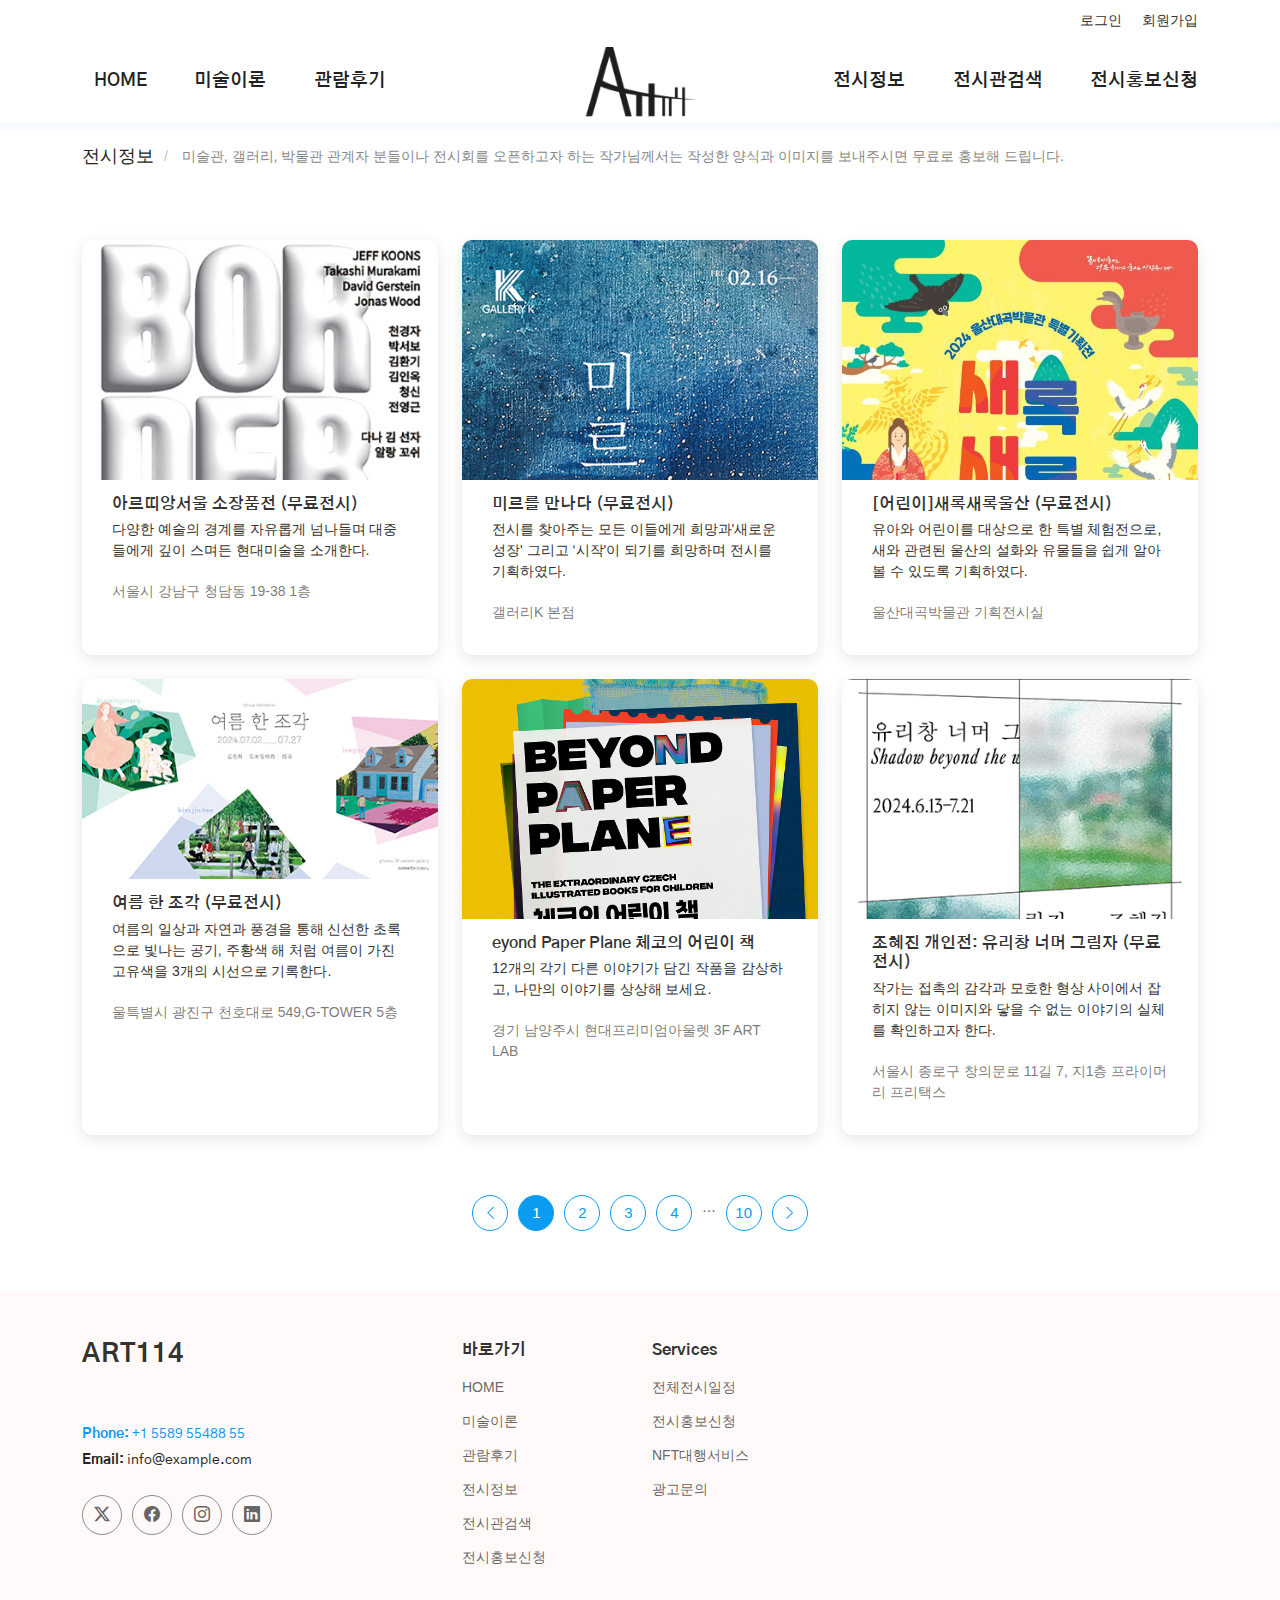
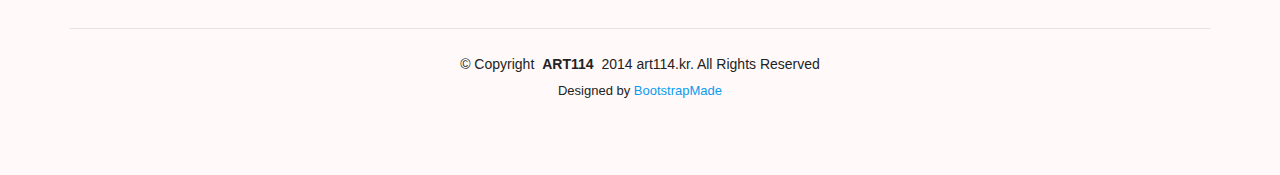
<file: blog.html>
<!DOCTYPE html>
<html lang="ko">

<head>
  <meta charset="utf-8">
  <meta content="width=device-width, initial-scale=1.0" name="viewport">
  <title>Art114 전시정보</title>
  <meta name="description" content="">
  <meta name="keywords" content="">

  <!-- Favicons -->
  <link href="assets/images/common/favion.png" rel="icon">

  <!-- Fonts -->
  <link rel="stylesheet" href="assets/css/font.css">

  <!-- Vendor CSS Files -->
  <link href="assets/vendor/bootstrap/css/bootstrap.min.css" rel="stylesheet">
  <link href="assets/vendor/bootstrap-icons/bootstrap-icons.css" rel="stylesheet">
  <link href="assets/vendor/aos/aos.css" rel="stylesheet">
  <link href="assets/vendor/glightbox/css/glightbox.min.css" rel="stylesheet">
  <link href="assets/vendor/swiper/swiper-bundle.min.css" rel="stylesheet">

  <!-- Main CSS File -->
  <link href="assets/css/main.css" rel="stylesheet">

  <!-- =======================================================
  * Template Name: Flexor
  * Template URL: https://bootstrapmade.com/flexor-free-multipurpose-bootstrap-template/
  * Updated: Aug 07 2024 with Bootstrap v5.3.3
  * Author: BootstrapMade.com
  * License: https://bootstrapmade.com/license/
  ======================================================== -->
</head>

<body class="blog-page">

  <header id="header" class="header sticky-top">

    <div class="topbar d-flex align-items-center dark-background">
      <div class="social-links container d-none d-md-flex align-items-center">
        <a href="#" class="login">로그인</a>
        <a href="#" class="join">회원가입</a>
      </div>
    </div><!-- End Top Bar -->

    <div class="branding d-flex align-items-cente">

      <div class="container position-relative d-flex align-items-center justify-content-between">
        <a href="index.html" class="logo d-flex align-items-center">
          <!-- Uncomment the line below if you also wish to use an image logo -->
          <!-- <img src="assets/img/logo.png" alt=""> -->
          <h1 class="sitename"><img src="assets/images/common/logo.png" alt="art114로고"></h1>
        </a>

        <nav id="navmenu" class="navmenu">
          <!-- <div class="nav_wrap"> -->
          <ul class="left_gnb nav_wrap">
            <li><a href="index.html">HOME</a></li>
            <li><a href="portfolio-details.html">미술이론</a></li>
            <li class="padding_right"><a href="index.html">관람후기</a></li>
            <!-- </ul>
          <ul class="right_gnb"> -->
            <li class="padding_left"><a href="blog.html">전시정보</a></li>
            <li><a href="index.html">전시관검색</a></li>
            <li><a href="index.html">전시홍보신청</a></li>
          </ul>
          <!-- </div>//nav_wrap -->
          <i class="mobile-nav-toggle d-xl-none bi bi-list"></i>
        </nav>

      </div>

    </div>

  </header>

  <main class="main">

    <!-- Page Title -->
    <!-- <div class="page-title">
      <div class="container d-lg-flex justify-content-between align-items-center">
        <h1 class="mb-2 mb-lg-0">Blog</h1>
        <nav class="breadcrumbs">
          <ol>
            <li class="current">전시</li>
            <li>
              미술관, 갤러리, 박물관 관계자 분들이나 전시회를 오픈하고자 하는 작가님께서는 작성한 양식과 이미지를 보내주시면 무료로 홍보해 드립니다.
            </li>
          </ol>
        </nav>
      </div>
    </div> -->

    <div class="page-title">
      <div class="container d-lg-flex justify-content-between align-items-center">
        <nav class="breadcrumbs">
          <ol>
            <li class="current">전시정보</li>
            <li>
              미술관, 갤러리, 박물관 관계자 분들이나 전시회를 오픈하고자 하는 작가님께서는 작성한 양식과 이미지를 보내주시면 무료로 홍보해 드립니다.
            </li>
          </ol>
        </nav>
      </div>
    </div>
    <!-- End Page Title -->


    <!-- Blog Posts Section -->
    <section id="blog-posts" class="blog-posts section">

      <div class="container">
        <div class="row gy-4">

          <div class="col-lg-4">
            <article class="article">

              <div class="post-img">
                <img src="assets/images/main/exhi_free06.png" alt="아르띠앙서울 소장품전 포스터" class="img-fluid">
              </div>

              <h6 class="post-author">아르띠앙서울 소장품전 (무료전시) </h6>

              <div class="title">
                <a href="https://www.artianseoul.com/">
                  <p>다양한 예술의 경계를 자유롭게 넘나들며 대중들에게 깊이 스며든 현대미술을 소개한다.</p>
                </a>
              </div>

              <div class="text_wrap">
                <!-- <img src="assets/img/blog/blog-author.jpg" alt="" class="img-fluid post-author-img flex-shrink-0"> -->
                <div class="post-meta">
                  <p class="post-category width">서울시 강남구 청담동 19-38 1층</p>
                  <!-- <p class="post-category">주차공간 협소</p> -->
                </div>
              </div>

            </article>
          </div><!-- End post list item -->

          <div class="col-lg-4">
            <article class="article">

              <div class="post-img">
                <img src="assets/images/main/exhi_free_04.png" alt="미르를 만나다 포스터" class="img-fluid">
              </div>

              <h6 class="post-author">미르를 만나다 (무료전시) </h6>

              <div class="title">
                <a href="https://www.artnomics.co.kr/bbs/board.php?bo_table=exhibition&wr_id=146">
                  <p>전시를 찾아주는 모든 이들에게 희망과'새로운 성장' 그리고 ‘시작'이 되기를 희망하며 전시를 기획하였다.</p>
                </a>
              </div>

              <div class="text_wrap">
                <!-- <img src="assets/img/blog/blog-author.jpg" alt="" class="img-fluid post-author-img flex-shrink-0"> -->
                <div class="post-meta">
                  <p class="post-category">갤러리K 본점</p>
                  <!-- <p class="post-category">24.02.16~24.03.29</p> -->
                </div>
              </div>

            </article>
          </div><!-- End post list item -->

          <div class="col-lg-4">
            <article class="article">

              <div class="post-img">
                <img src="assets/images/main/kid07.png" alt="새록새록울산 전시 포스터" class="img-fluid">
              </div>

              <h6 class="post-author">[어린이]새록새록울산 (무료전시) </h6>

              <div class="title">
                <a href="https://www.artianseoul.com/">
                  <p>유아와 어린이를 대상으로 한 특별 체험전으로, 새와 관련된 울산의 설화와 유물들을 쉽게 알아볼 수 있도록 기획하였다.</p>
                </a>
              </div>

              <div class="text_wrap">
                <!-- <img src="assets/img/blog/blog-author.jpg" alt="" class="img-fluid post-author-img flex-shrink-0"> -->
                <div class="post-meta">
                  <p class="post-category">울산대곡박물관 기획전시실</p>
                  <!-- <p class="post-category">24.04.23 ~ 24.11.03</p> -->
                </div>
              </div>

            </article>
          </div><!-- End post list item -->

          <div class="col-lg-4">
            <article class="article">

              <div class="post-img">
                <img src="assets/images/main/exhi_free_l_02.jpg" alt="여름한조각 전시 포스터" class="img-fluid">
              </div>

              <h6 class="post-author">여름 한 조각 (무료전시)</h6>

              <div class="title">
                <a href="https://www.samwongallery.co.kr/bbs/board.php?bo_table=EXHIBITION&wr_id=30">
                  <p>여름의 일상과 자연과 풍경을 통해 신선한 초록으로 빛나는 공기, 주황색 해 처럼 여름이 가진 고유색을 3개의 시선으로 기록한다.</p>
                </a>
              </div>

              <div class="text_wrap">
                <!-- <img src="assets/img/blog/blog-author.jpg" alt="" class="img-fluid post-author-img flex-shrink-0"> -->
                <div class="post-meta">
                  <p class="post-category">울특별시 광진구 천호대로 549,G-TOWER 5층</p>
                  <!-- <p class="post-category">2024.07.02 ~ 07.27</p> -->
                </div>
              </div>

            </article>
          </div><!-- End post list item -->

          <div class="col-lg-4">
            <article class="article">

              <div class="post-img">
                <img src="assets/images/main/kid01.jpg" alt="체코의 어린이책" class="img-fluid">
              </div>

              <h6 class="post-author">eyond Paper Plane 체코의 어린이 책</h6>

              <div class="title">
                <a
                  href="https://www.artbava.com/exhibit/beyond-paper-plane-%EC%B2%B4%EC%BD%94%EC%9D%98-%EC%96%B4%EB%A6%B0%EC%9D%B4-%EC%B1%85/">
                  <p>12개의 각기 다른 이야기가 담긴 작품을 감상하고, 나만의 이야기를 상상해 보세요.</p>
                </a>
              </div>

              <div class="text_wrap">
                <!-- <img src="assets/img/blog/blog-author.jpg" alt="" class="img-fluid post-author-img flex-shrink-0"> -->
                <div class="post-meta">
                  <p class="post-category">경기 남양주시 현대프리미엄아울렛 3F ART LAB</p>
                  <!-- <p class="post-category">24.06.27 ~ 24.09.29</p> -->
                </div>
              </div>

            </article>
          </div><!-- End post list item -->

          <div class="col-lg-4">
            <article class="article">

              <div class="post-img">
                <img src="assets/images/main/exhi_10.png" alt="조혜진 개인전 포스터 사진" class="img-fluid">
              </div>

              <h6 class="post-author">조혜진 개인전: 유리창 너머 그림자 (무료전시) </h6>

              <div class="title">
                <a href="https://www.primarypractice.kr/exhibitions/yurichang-neomeo-geurimja">
                  <p>작가는 접촉의 감각과 모호한 형상 사이에서 잡히지 않는 이미지와 닿을 수 없는 이야기의 실체를 확인하고자 한다.</p>
                </a>
              </div>

              <div class="text_wrap">
                <!-- <img src="assets/img/blog/blog-author.jpg" alt="" class="img-fluid post-author-img flex-shrink-0"> -->
                <div class="post-meta">
                  <p class="post-category">서울시 종로구 창의문로 11길 7, 지1층 프라이머리 프리택스</p>
                  <!-- <p class="post-category">24.06.13 ~ 24.07.21</p> -->
                </div>
              </div>

            </article>
          </div><!-- End post list item -->
        </div>
      </div>

    </section><!-- /Blog Posts Section -->

    <!-- Blog Pagination Section -->
    <section id="blog-pagination" class="blog-pagination section">

      <div class="container">
        <div class="d-flex justify-content-center">
          <ul>
            <li><a href="#"><i class="bi bi-chevron-left"></i></a></li>
            <li><a href="#" class="active">1</a></li>
            <li><a href="#">2</a></li>
            <li><a href="#">3</a></li>
            <li><a href="#">4</a></li>
            <li>...</li>
            <li><a href="#">10</a></li>
            <li><a href="#"><i class="bi bi-chevron-right"></i></a></li>
          </ul>
        </div>
      </div>

    </section><!-- /Blog Pagination Section -->

  </main>


  <footer id="footer" class="footer light-background">

    <div class="container footer-top">
      <div class="row gy-4">
        <div class="col-lg-4 col-md-6 footer-about">
          <a href="index.html" class="logo d-flex align-items-center">
            <span class="sitename">ART114</span>
          </a>
          <div class="footer-contact pt-3">
            <a href="tel:02-2188-7100">
              <p class="mt-3"><strong>Phone:</strong> <span>+1 5589 55488 55</span></p>
            </a>
            <p><strong>Email:</strong> <span>info@example.com</span></p>
          </div>
          <div class="social-links d-flex mt-4">
            <a href=""><i class="bi bi-twitter-x"></i></a>
            <a href=""><i class="bi bi-facebook"></i></a>
            <a href=""><i class="bi bi-instagram"></i></a>
            <a href=""><i class="bi bi-linkedin"></i></a>
          </div>
        </div>

        <div class="col-lg-2 col-md-3 footer-links">
          <h4>바로가기</h4>
          <ul>
            <li><a href="index.html">HOME</a></li>
            <li><a href="index.html">미술이론</a></li>
            <li><a href="index.html">관람후기</a></li>
            <li><a href="index.html">전시정보</a></li>
            <li><a href="index.html">전시관검색</a></li>
            <li><a href="index.html">전시홍보신청</a></li>
          </ul>
        </div>

        <div class="col-lg-2 col-md-3 footer-links">
          <h4>Services</h4>
          <ul>
            <li><a href="#">전체전시일정</a></li>
            <li><a href="#">전시홍보신청</a></li>
            <li><a href="#">NFT대행서비스</a></li>
            <li><a href="#">광고문의</a></li>
          </ul>
        </div>

      </div>
    </div>

    <div class="container copyright text-center mt-4">
      <p>© <span>Copyright</span> <strong class="px-1 sitename">ART114</strong> <span> 2014 art114.kr. All Rights
          Reserved</span></p>
      <div class="credits">
        <!-- All the links in the footer should remain intact. -->
        <!-- You can delete the links only if you've purchased the pro version. -->
        <!-- Licensing information: https://bootstrapmade.com/license/ -->
        <!-- Purchase the pro version with working PHP/AJAX contact form: [buy-url] -->
        Designed by <a href="https://bootstrapmade.com/">BootstrapMade</a>
      </div>
    </div>

  </footer>
  <!-- Scroll Top -->
  <a href="#" id="scroll-top" class="scroll-top d-flex align-items-center justify-content-center"><i
      class="bi bi-arrow-up-short"></i></a>

  <!-- Preloader -->
  <div id="preloader"></div>

  <!-- Vendor JS Files -->
  <script src="assets/vendor/bootstrap/js/bootstrap.bundle.min.js"></script>
  <script src="assets/vendor/php-email-form/validate.js"></script>
  <script src="assets/vendor/aos/aos.js"></script>
  <script src="assets/vendor/glightbox/js/glightbox.min.js"></script>
  <script src="assets/vendor/swiper/swiper-bundle.min.js"></script>
  <script src="assets/vendor/imagesloaded/imagesloaded.pkgd.min.js"></script>
  <script src="assets/vendor/isotope-layout/isotope.pkgd.min.js"></script>

  <!-- Main JS File -->
  <script src="assets/js/main.js"></script>

</body>

</html>
</file>
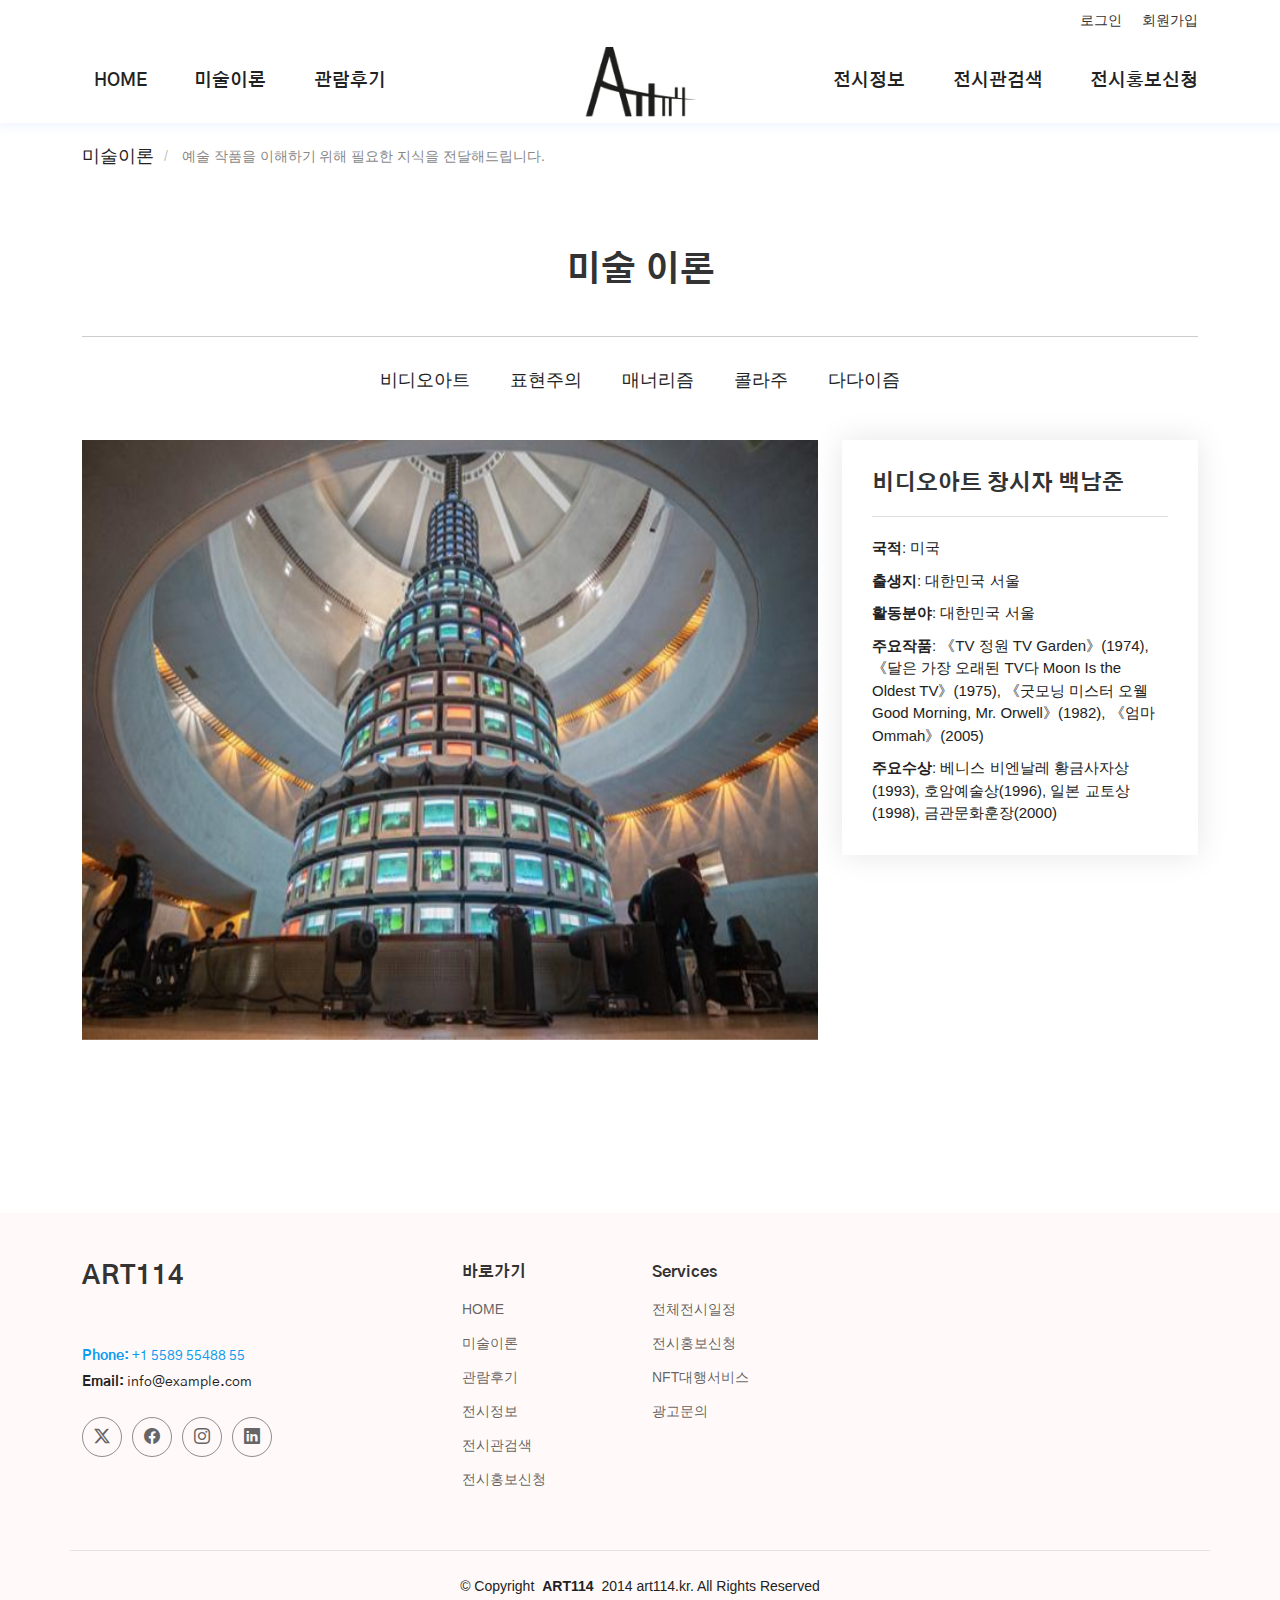
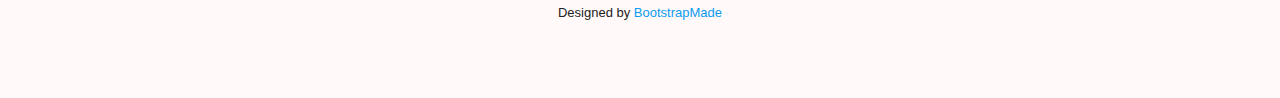
<file: portfolio-details.html>
<!DOCTYPE html>
<html lang="ko">

<head>
  <meta charset="utf-8">
  <meta content="width=device-width, initial-scale=1.0" name="viewport">
  <title>Art114 미술이론</title>
  <meta content="" name="description">
  <meta content="" name="keywords">

  <!-- Favicons -->
  <link href="assets/images/common/favion.png" rel="icon">

  <!-- Fonts -->
  <link rel="stylesheet" href="assets/css/font.css">

  <!-- Vendor CSS Files -->
  <link href="assets/vendor/bootstrap/css/bootstrap.min.css" rel="stylesheet">
  <link href="assets/vendor/bootstrap-icons/bootstrap-icons.css" rel="stylesheet">
  <link href="assets/vendor/aos/aos.css" rel="stylesheet">
  <link href="assets/vendor/glightbox/css/glightbox.min.css" rel="stylesheet">
  <link href="assets/vendor/swiper/swiper-bundle.min.css" rel="stylesheet">

  <!-- Main CSS File -->
  <link href="assets/css/main.css" rel="stylesheet">

  <!-- =======================================================
  * Template Name: Flexor
  * Template URL: https://bootstrapmade.com/flexor-free-multipurpose-bootstrap-template/
  * Updated: Jun 29 2024 with Bootstrap v5.3.3
  * Author: BootstrapMade.com
  * License: https://bootstrapmade.com/license/
  ======================================================== -->
</head>

<body class="portfolio-details-page">

  <header id="header" class="header sticky-top">

    <div class="topbar d-flex align-items-center dark-background">
      <div class="social-links container d-none d-md-flex align-items-center">
        <a href="#" class="login">로그인</a>
        <a href="#" class="join">회원가입</a>
      </div>
    </div><!-- End Top Bar -->

    <div class="branding d-flex align-items-cente">

      <div class="container position-relative d-flex align-items-center justify-content-between">
        <a href="index.html" class="logo d-flex align-items-center">
          <!-- Uncomment the line below if you also wish to use an image logo -->
          <!-- <img src="assets/img/logo.png" alt=""> -->
          <h1 class="sitename"><img src="assets/images/common/logo.png" alt="art114로고"></h1>
        </a>

        <nav id="navmenu" class="navmenu">
          <!-- <div class="nav_wrap"> -->
          <ul class="left_gnb nav_wrap">
            <li><a href="index.html">HOME</a></li>
            <li><a href="portfolio-details.html">미술이론</a></li>
            <li class="padding_right"><a href="index.html">관람후기</a></li>
            <!-- </ul>
          <ul class="right_gnb"> -->
            <li class="padding_left"><a href="blog.html">전시정보</a></li>
            <li><a href="index.html">전시관검색</a></li>
            <li><a href="index.html">전시홍보신청</a></li>
          </ul>
          <!-- </div>//nav_wrap -->
          <i class="mobile-nav-toggle d-xl-none bi bi-list"></i>
        </nav>

      </div>

    </div>

  </header>

  <main class="main">

    <!-- Page Title -->
    <div class="page-title">
      <div class="container d-lg-flex justify-content-between align-items-center">
        <nav class="breadcrumbs">
          <ol>
            <li class="current">미술이론</li>
            <li>
              예술 작품을 이해하기 위해 필요한 지식을 전달해드립니다.
            </li>
          </ol>
        </nav>
      </div>
    </div><!-- End Page Title -->

    <!-- Portfolio Details Section -->
    <section id="portfolio-details" class="portfolio-details section">

      <div class="container" data-aos="fade-up" data-aos-delay="100">

        <!-- Section Title -->
        <div class="container section-title" data-aos="fade-up">
          <h2>미술 이론</h2>
        </div> <!-- End Section Title -->

        <!-- Start Tap Menu -->
        <div>
          <ul class="concept_tap">
            <li><a href="#">비디오아트</a></li>
            <li><a href="#">표현주의</a></li>
            <li><a href="#">매너리즘</a></li>
            <li><a href="#">콜라주</a></li>
            <li><a href="#">다다이즘</a></li>
          </ul>
        </div>
        <!-- End Tap Menu -->

        <ol class="concept_wrap">

          <li class="row gy-4 concept">
            <div class="col-lg-8">
              <div class="portfolio-details-slider swiper init-swiper">

                <script type="application/json" class="swiper-config">
                {
                  "loop": true,
                  "speed": 600,
                  "centeredSlides": true,
                  "autoplay": {
                    "delay": 2500
                  },
                  "slidesPerView": "auto",
                  "pagination": {
                    "el": ".swiper-pagination",
                    "type": "bullets",
                    "clickable": true
                  }
                }
              </script>

                <div class="swiper-wrapper align-items-center">

                  <div class="swiper-slide">
                    <img src="assets/images/main/concept102.jpg" alt="">
                  </div>

                  <div class="swiper-slide">
                    <img src="assets/images/main/concept103.jpg" alt="">
                  </div>

                  <div class="swiper-slide">
                    <img src="assets/images/main/concept104.jpg" alt="">
                  </div>

                </div>
                <div class="swiper-pagination"></div>
              </div>
            </div>

            <div class="col-lg-4">
              <div class="portfolio-info" data-aos="fade-up" data-aos-delay="200">
                <h3>비디오아트 창시자 백남준</h3>
                <ul>
                  <li><strong>국적</strong>: 미국</li>
                  <li><strong>출생지</strong>: 대한민국 서울</li>
                  <li><strong>활동분야</strong>: 대한민국 서울</li>
                  <li><strong>주요작품</strong>: 《TV 정원 TV Garden》(1974), 《달은 가장 오래된 TV다 Moon Is the Oldest TV》(1975),
                    《굿모닝
                    미스터 오웰 Good Morning, Mr. Orwell》(1982), 《엄마 Ommah》(2005)</li>
                  <li><strong>주요수상</strong>: 베니스 비엔날레 황금사자상(1993), 호암예술상(1996), 일본 교토상(1998), 금관문화훈장(2000)</li>
                </ul>
              </div>
              <div class="portfolio-description" data-aos="fade-up" data-aos-delay="300">
                <h2>요약</h2>
                <p>
                  한국 출신의 비디오 아티스트. 1960년대 플럭서스 운동의 중심에 있으면서 전위적이고 실험적인 공연과 전시로 센세이션을 일으켰다. 비디오 예술의 선구자이며 다양한 매체를 통해
                  예술에 대한 정의와 표현의 범위를 확대시켰다.
                </p>
                <a href="https://terms.naver.com/entry.naver?docId=1167715&cid=40942&categoryId=34387">
                  인물 사전 바로가기
                </a>
              </div>
            </div>
          </li><!-- //row gy-4 conents box -->

          <li class="row gy-4 concept">
            <div class="col-lg-8">
              <div class="portfolio-details-slider swiper init-swiper">

                <script type="application/json" class="swiper-config">
                  {
                    "loop": true,
                    "speed": 600,
                    "centeredSlides": true,
                    "autoplay": {
                      "delay": 2500
                    },
                    "slidesPerView": "auto",
                    "pagination": {
                      "el": ".swiper-pagination",
                      "type": "bullets",
                      "clickable": true
                    }
                  }
                </script>

                <div class="swiper-wrapper align-items-center">

                  <div class="swiper-slide">
                    <img src="assets/images/main/concept201.jpg" alt="">
                  </div>

                  <div class="swiper-slide">
                    <img src="assets/images/main/concept202.jpg" alt="">
                  </div>

                  <div class="swiper-slide">
                    <img src="assets/images/main/concept203.jpg" alt="">
                  </div>

                  <div class="swiper-slide">
                    <img src="assets/images/main/concept204.jfif" alt="">
                  </div>

                </div>
                <div class="swiper-pagination"></div>
              </div>
            </div>

            <div class="col-lg-4">
              <div class="portfolio-info" data-aos="fade-up" data-aos-delay="200">
                <h3>표현주의 예술운동</h3>
                <ul>
                  <li><strong>갈래</strong>: 후기인상파, 추상미술, 야수파, 상징주의, 입체파</li>
                  <li><strong>후기인상파</strong>: 빈센트 반 고흐(Vincent van Gogh), 폴 고갱(Paul Gauguin), 에드바르 뭉크(Edvard Munch)</li>
                  <li><strong>추상미술</strong>: 바실리 칸딘스키(Wassily Kandinsky), 피터 몬드리안(Pieter Mondrian)</li>
                  <li><strong>야수파</strong>: 앙리 마티스(Henri Matisse), 조르주 루오(Georges Rouault)</li>
                  <li><strong>상징주의</strong>:귀스타브 모로(Gustave Moreau), 귀스타브 클림트(Gustav Klimt)</li>
                  <li><strong>입체파</strong>: 파블로 피카소(Pablo Picasso), 조르주 브라크(Georges Braque)</li>
                </ul>
              </div>
              <div class="portfolio-description" data-aos="fade-up" data-aos-delay="300">
                <h2>요약</h2>
                <p>
                  르네상스 이래 예술의 진정한 목적은 감정과 감각의 직접적인 표현이라는 이념에서 시작된 유럽의 미술 운동 중 하나이다.
                  감정을 더욱 강력하게 전달하기 위해 균형과 아름다움에 대한 전통적 개념은 무시되었으며, 왜곡은 주제나 내용을 강조하는 중요한 수단이 되었다. 표현주의는 1880년대 프랑스를 기준으로
                  다른
                  나라에서도 거의 동시에 전개되었다. 특히 독일의 경우, 1933년 나치의 탄압으로 해체되기 전까지 다른 어떤 나라보다 표현주의가 발전했다.
                </p>
                <a href="https://terms.naver.com/entry.naver?docId=895300&cid=42642&categoryId=42642">
                  용어 사전 바로가기
                </a>
              </div>
            </div>
          </li>
          <!-- //row gy-4 conents box -->

          <li class="row gy-4 concept">
            <div class="col-lg-8">
              <div class="portfolio-details-slider swiper init-swiper">

                <script type="application/json" class="swiper-config">
                  {
                    "loop": true,
                    "speed": 600,
                    "centeredSlides": true,
                    "autoplay": {
                      "delay": 2500
                    },
                    "slidesPerView": "auto",
                    "pagination": {
                      "el": ".swiper-pagination",
                      "type": "bullets",
                      "clickable": true
                    }
                  }
                </script>

                <div class="swiper-wrapper align-items-center">

                  <div class="swiper-slide">
                    <img src="assets/images/main/concept303.jpeg" alt="">
                  </div>

                  <div class="swiper-slide">
                    <img src="assets/images/main/concept304.jpeg" alt="">
                  </div>

                  <div class="swiper-slide">
                    <img src="assets/images/main/concept301.jpg" alt="">
                  </div>

                  <div class="swiper-slide">
                    <img src="assets/images/main/concept302.jpg" alt="">
                  </div>

                </div>
                <div class="swiper-pagination"></div>
              </div>
            </div>

            <div class="col-lg-4">
              <div class="portfolio-info" data-aos="fade-up" data-aos-delay="200">
                <h3>미술계의 매너리즘</h3>
                <ul>
                  <li><strong>대표화가</strong>: 엘그레코(El Greco), 틴토레토(Tintoretto), 아그놀로 브론치노(Agnolo Bronzino),
                    파르미자니노(Parmigianino)</li>
                </ul>
              </div>
              <div class="portfolio-description" data-aos="fade-up" data-aos-delay="300">
                <h2>요약</h2>
                <p>
                  틀에 박힌 방식이나 습관에 익숙해져 그것을 반복할 때 쓰이는 매너리즘이라는 용어는, 라파엘로가 죽은 1520년경 부터 17세기 초까지 유럽 전역에 걸쳐 풍미한 후기 르네상스 미술이다.
                  '스타일' '양식'을 뜻하는 이탈리아어
                  '마니에라(Maniera)'에서 유래하여 '마니에리즘'으로 부르기도 한다. 예술가들이 독창성 없이 기존의 틀을 그대로 답습한다는 부정적인 의미를 갖고 있다.
                  매너리즘은 전성기 르네상스와 바로크 미술을 연결하는 미술사조로서 르네상스의 고전주의 이념을 과장하거나 비이성적으로 왜곡함으로써 오히려 미의 균형이 깨지고 불안정한 구도의 기이한
                  분위기를
                  낳게 되었다.
                </p>
                <a href="https://terms.naver.com/entry.naver?docId=3571102&cid=58862&categoryId=58873">
                  용어 사전 바로가기
                </a>
              </div>
            </div>
          </li>
          <!-- //row gy-4 conents box -->

          <li class="row gy-4 concept">
            <div class="col-lg-8">
              <div class="portfolio-details-slider swiper init-swiper">

                <script type="application/json" class="swiper-config">
                  {
                    "loop": true,
                    "speed": 600,
                    "centeredSlides": true,
                    "autoplay": {
                      "delay": 2500
                    },
                    "slidesPerView": "auto",
                    "pagination": {
                      "el": ".swiper-pagination",
                      "type": "bullets",
                      "clickable": true
                    }
                  }
                </script>

                <div class="swiper-wrapper align-items-center">

                  <div class="swiper-slide">
                    <img src="assets/images/main/concept401.jpg" alt="">
                  </div>

                  <div class="swiper-slide">
                    <img src="assets/images/main/concept402.jpg" alt="">
                  </div>

                  <div class="swiper-slide">
                    <img src="assets/images/main/concept404.jpg" alt="">
                  </div>

                </div>
                <div class="swiper-pagination"></div>
              </div>
            </div>

            <div class="col-lg-4">
              <div class="portfolio-info" data-aos="fade-up" data-aos-delay="200">
                <h3>콜라주 COLLAGE</h3>
                <ul>
                  <li><strong>유사장르</strong>: 팝아트</li>
                  <li><strong>대표화가</strong>:조르주 브라크(Georges Braque), 파블로 피카소(Pablo Ruiz Picasso), 막스 에른스트(Max Ernst)
                  </li>
                </ul>
              </div>
              <div class="portfolio-description" data-aos="fade-up" data-aos-delay="300">
                <h2>요약</h2>
                <p>'풀칠', '바르기' 따위의 의미를 가진 '콜라주(Collage)'는 별개의 조각들을 붙여 모아 새로운 이미지를 만드는 미술 기법으로 '꼴라주'라고 불리기도 한다. 입체파 화가들이
                  물감대신에 신문지, 우표, 벽지, 상표 등의 실물을 붙여 구성하던 '파피에 콜레'라는 기법에서 확대된 이후, 1960년대 '팝 아트'를 거쳐 계속 사용되고있다.
                </p>
                <a href="https://ko.wikipedia.org/wiki/%EC%BD%9C%EB%9D%BC%EC%A3%BC">
                  용어 사전 바로가기
                </a>
              </div>
            </div>
          </li>
          <!-- //row gy-4 conents box -->

          <li class="row gy-4 concept">
            <div class="col-lg-8">
              <div class="portfolio-details-slider swiper init-swiper">

                <script type="application/json" class="swiper-config">
                {
                  "loop": true,
                  "speed": 600,
                  "centeredSlides": true,
                  "autoplay": {
                    "delay": 5000
                  },
                  "slidesPerView": "auto",
                  "pagination": {
                    "el": ".swiper-pagination",
                    "type": "bullets",
                    "clickable": true
                  }
                }
              </script>

                <div class="swiper-wrapper align-items-center type_height">

                  <div class="swiper-slide">
                    <img src="assets/images/main/concept501.jpeg" alt="">
                  </div>

                  <div class="swiper-slide">
                    <img src="assets/images/main/concept502.jpg" alt="">
                  </div>

                  <div class="swiper-slide">
                    <img src="assets/images/main/concept503.png" alt="">
                  </div>

                  <div class="swiper-slide">
                    <img src="assets/images/main/concept505.webp" alt="">
                  </div>

                  <div class="swiper-slide">
                    <img src="assets/images/main/concept506.jpg" alt="">
                  </div>

                </div>
                <div class="swiper-pagination"></div>
              </div>
            </div>

            <div class="col-lg-4">
              <div class="portfolio-info" data-aos="fade-up" data-aos-delay="200">
                <h3>다다이즘</h3>
                <ul>
                  <li><strong>유사장르</strong>: 팝아트</li>
                  <li><strong>대표화가</strong>:한나 회흐 (Hannah Höch), 존 하트필드 (John Heartfield), 라울 하우스만 (Raoul Hausmann), 만레이
                    (Man Ray), 막스 에른스트(Max Ernst), 프랑시스 피카비아 (Francis Picabia)</li>
                </ul>
              </div>
              <div class="portfolio-description" data-aos="fade-up" data-aos-delay="300">
                <h2>요약</h2>
                <p> ‘다다’(어린이가 갖고 노는 말 머리가 달린 장난감)라는 말은 우연히 사전에서 선택된 어휘인데, 어린이를 닮고 싶은 욕망과 인간의 충동을 암시한다. 다다이즘( Dada /
                  Dadaism)은 제1차 세계 대전 중인 1915년 스위스 취리히에서 일어나 1924년까지 유럽과 미국에서 유행한 반이성, 반도덕, 반예술을 표방한 예술 사조이자 실존주의, 반문명,
                  반전통적, 허무주의 예술 운동으로 기존의 모든 가치나 질서를 철저히 부정하고 야유하였다. 1915년에 시작해서 독일을 거쳐 중부 유럽으로 퍼져 나갔으며, 1920년과 1923년 사이
                  프랑스 파리에서 전성기를 맞이하였다.
                </p>
                <a href="https://www.artinsight.co.kr/news/view.php?no=56032">
                  용어 사전 바로가기
                </a>
              </div>
            </div>
          </li>
          <!-- //row gy-4 conents box -->
        </ol><!--//concept_wrap-->
      </div>

    </section><!-- /Portfolio Details Section -->

  </main>

  <footer id="footer" class="footer light-background">

    <div class="container footer-top">
      <div class="row gy-4">
        <div class="col-lg-4 col-md-6 footer-about">
          <a href="index.html" class="logo d-flex align-items-center">
            <span class="sitename">ART114</span>
          </a>
          <div class="footer-contact pt-3">
            <a href="tel:02-2188-7100">
              <p class="mt-3"><strong>Phone:</strong> <span>+1 5589 55488 55</span></p>
            </a>
            <p><strong>Email:</strong> <span>info@example.com</span></p>
          </div>
          <div class="social-links d-flex mt-4">
            <a href=""><i class="bi bi-twitter-x"></i></a>
            <a href=""><i class="bi bi-facebook"></i></a>
            <a href=""><i class="bi bi-instagram"></i></a>
            <a href=""><i class="bi bi-linkedin"></i></a>
          </div>
        </div>

        <div class="col-lg-2 col-md-3 footer-links">
          <h4>바로가기</h4>
          <ul>
            <li><a href="index.html">HOME</a></li>
            <li><a href="index.html">미술이론</a></li>
            <li><a href="index.html">관람후기</a></li>
            <li><a href="index.html">전시정보</a></li>
            <li><a href="index.html">전시관검색</a></li>
            <li><a href="index.html">전시홍보신청</a></li>
          </ul>
        </div>

        <div class="col-lg-2 col-md-3 footer-links">
          <h4>Services</h4>
          <ul>
            <li><a href="#">전체전시일정</a></li>
            <li><a href="#">전시홍보신청</a></li>
            <li><a href="#">NFT대행서비스</a></li>
            <li><a href="#">광고문의</a></li>
          </ul>
        </div>

      </div>
    </div>

    <div class="container copyright text-center mt-4">
      <p>© <span>Copyright</span> <strong class="px-1 sitename">ART114</strong> <span> 2014 art114.kr. All Rights
          Reserved</span></p>
      <div class="credits">
        <!-- All the links in the footer should remain intact. -->
        <!-- You can delete the links only if you've purchased the pro version. -->
        <!-- Licensing information: https://bootstrapmade.com/license/ -->
        <!-- Purchase the pro version with working PHP/AJAX contact form: [buy-url] -->
        Designed by <a href="https://bootstrapmade.com/">BootstrapMade</a>
      </div>
    </div>

  </footer>
  <!-- Scroll Top -->
  <a href="#" id="scroll-top" class="scroll-top d-flex align-items-center justify-content-center"><i
      class="bi bi-arrow-up-short"></i></a>

  <!-- Preloader -->
  <div id="preloader"></div>

  <!-- Vendor JS Files -->
  <script src="assets/vendor/bootstrap/js/bootstrap.bundle.min.js"></script>
  <script src="assets/vendor/php-email-form/validate.js"></script>
  <script src="assets/vendor/aos/aos.js"></script>
  <script src="assets/vendor/glightbox/js/glightbox.min.js"></script>
  <script src="assets/vendor/swiper/swiper-bundle.min.js"></script>
  <script src="assets/vendor/imagesloaded/imagesloaded.pkgd.min.js"></script>
  <script src="assets/vendor/isotope-layout/isotope.pkgd.min.js"></script>

  <!-- Main JS File -->
  <script src="https://cdnjs.cloudflare.com/ajax/libs/jquery/3.7.1/jquery.min.js"></script>
  <script src="assets/js/main.js"></script>
  <script src="assets/js/script.js"></script>

</body>

</html>
</file>
<file: assets/css/font.css>
@charset "utf-8";

@font-face {
  font-family: 'Gothic_A1';
  src: url('../../font/GothicA1-Bold.woff2') format('woff2'),
      url('../../font/GothicA1-Bold.woff format') format('woff');
  font-weight: 700;
  font-style: normal;
  font-display: swap;
}

@font-face {
  font-family: 'Gothic_A1';
  src: url('../../font/GothicA1-Light.woff2') format('woff2'),
      url('../../font/GothicA1-Light.woff') format('woff');
  font-weight: 300;
  font-style: normal;
  font-display: swap;
}

@font-face {
  font-family: 'Gothic_A1';
  src: url('../../font/GothicA1-Medium.woff2') format('woff2'),
      url('../../font/GothicA1-Medium.woff') format('woff');
  font-weight: 500;
  font-style: normal;
  font-display: swap;
}

@font-face {
  font-family: 'Gothic_A1';
  src: url('../../font/GothicA1-SemiBold.woff2') format('woff2'),
      url('../../font/GothicA1-SemiBold.woff') format('woff');
  font-weight: 600;
  font-style: normal;
  font-display: swap;
}

@font-face {
  font-family: 'Gothic_A1';
  src: url('../../font/GothicA1-Regular.woff2') format('woff2'),
      url('../../font/GothicA1-Regular.woff') format('woff');
  font-weight: 400;
  font-style: normal;
  font-display: swap;
}
</file>
<file: assets/css/main.css>
@charset "utf-8";

/*
* Template Name: Flexor
* Template URL: https://bootstrapmade.com/flexor-fre-multipurpose-bootstrap-template/
* Updated: Jun 29 2024 with Bootstrap v5.3.3
* Author: BootstrapMade.com
* License: https://bootstrapmade.com/license/
*/

/*--------------------------------------------------------------
# Font & Color Variables
# Help: https://bootstrapmade.com/color-system/
--------------------------------------------------------------*/
@media(max-width:768px){
	#footer .call {pointer-events: initial;}
}

/* Fonts */
:root {
  --default-font: "Gothic_A1",  sans-serif;
  --heading-font: "Gothic_A1",  sans-serif;
  --nav-font: "Gothic_A1",  sans-serif;
}

/* Global Colors - The following color variables are used throughout the website. Updating them here will change the color scheme of the entire website */
:root { 
  --background-color: #fff; /* Background color for the entire website, including individual sections */
  --default-color: #222; /* Default color used for the majority of the text content across the entire website */
  --heading-color: #333; /* Color for headings, subheadings and title throughout the website */
  --accent-color: #0b9bef;
  --sub-color:#ffe04a; /* Accent color that represents your brand on the website. It's used for buttons, links, and other elements that need to stand out */
  --surface-color: #ffffff; /* The surface color is used as a background of boxed elements within sections, such as cards, icon boxes, or other elements that require a visual separation from the global background. */
  --contrast-color: #ffffff; /* Contrast color for text, ensuring readability against backgrounds of accent, heading, or default colors. */
}

/* Nav Menu Colors - The following color variables are used specifically for the navigation menu. They are separate from the global colors to allow for more customization options */
:root {
  --nav-color: #222;  /* The default color of the main navmenu links */
  --nav-hover-color: #0b9bef; /* Applied to main navmenu links when they are hovered over or active */
  --nav-mobile-background-color: #ffffff; /* Used as the background color for mobile navigation menu */
  --nav-dropdown-background-color: #ffffff; /* Used as the background color for dropdown items that appear when hovering over primary navigation items */
  --nav-dropdown-color: #888; /* Used for navigation links of the dropdown items in the navigation menu. */
  --nav-dropdown-hover-color: #0b9bef; /* Similar to --nav-hover-color, this color is applied to dropdown navigation links when they are hovered over. */
}

/* Color Presets - These classes override global colors when applied to any section or element, providing reuse of the sam color scheme. */

.light-background {
  --background-color: #fffaf9;
  --surface-color: #ffffff;
}

.dark-background {
  --background-color: #1d1918;
  --default-color: #ffffff;
  --heading-color: #ffffff;
  --surface-color: #39312f;
  --contrast-color: #ffffff;
}

/* Smooth scroll */
:root {
  scroll-behavior: smooth;
}

/*--------------------------------------------------------------
# General Styling & Shared Classes
--------------------------------------------------------------*/
body {
  color: var(--default-color);
  background-color: var(--background-color);
  font-family: 'KoPubWorldDotum', sans-serif;
}

a {
  color: var(--accent-color);
  text-decoration: none;
  transition: 0.3s;
}

a:hover {
  color: color-mix(in srgb, var(--accent-color), transparent 25%);
  text-decoration: none;
}

h1,
h2,
h3,
h4,
h5,
h6 {
  color: var(--heading-color);
  font-family: var(--heading-font);
}


ol, ul {
  list-style: none;
}

br.none {display: none;}

@media(max-width:1200px){
  br.none {
    display: block;
  }
}



/* PHP Email Form Messages
------------------------------*/
.php-email-form .error-message {
  display: none;
  background: #df1529;
  color: #ffffff;
  text-align: left;
  padding: 15px;
  margin-bottom: 24px;
  font-weight: 600;
}

.php-email-form .sent-message {
  display: none;
  color: #ffffff;
  background: #059652;
  text-align: center;
  padding: 15px;
  margin-bottom: 24px;
  font-weight: 600;
}

.php-email-form .loading {
  display: none;
  background: var(--surface-color);
  text-align: center;
  padding: 15px;
  margin-bottom: 24px;
}

.php-email-form .loading:before {
  content: "";
  display: inline-block;
  border-radius: 50%;
  width: 24px;
  height: 24px;
  margin: 0 10px -6px 0;
  border: 3px solid var(--accent-color);
  border-top-color: var(--surface-color);
  animation: php-email-form-loading 1s linear infinite;
}

@keyframes php-email-form-loading {
  0% {
    transform: rotate(0deg);
  }

  100% {
    transform: rotate(360deg);
  }
}

/* Pulsating Play Button
------------------------------*/
.pulsating-play-btn {
  width: 94px;
  height: 94px;
  background: radial-gradient(var(--accent-color) 50%, color-mix(in srgb, var(--accent-color), transparent 75%) 52%);
  border-radius: 50%;
  display: block;
  position: relative;
  overflow: hidden;
}

.pulsating-play-btn:before {
  content: "";
  position: absolute;
  width: 120px;
  height: 120px;
  animation-delay: 0s;
  animation: pulsate-play-btn 2s;
  animation-direction: forwards;
  animation-iteration-count: infinite;
  animation-timing-function: steps;
  opacity: 1;
  border-radius: 50%;
  border: 5px solid color-mix(in srgb, var(--accent-color), transparent 30%);
  top: -15%;
  left: -15%;
  background: rgba(198, 16, 0, 0);
}

.pulsating-play-btn:after {
  content: "";
  position: absolute;
  left: 50%;
  top: 50%;
  transform: translateX(-40%) translateY(-50%);
  width: 0;
  height: 0;
  border-top: 10px solid transparent;
  border-bottom: 10px solid transparent;
  border-left: 15px solid #fff;
  z-index: 100;
  transition: all 400ms cubic-bezier(0.55, 0.055, 0.675, 0.19);
}

.pulsating-play-btn:hover:before {
  content: "";
  position: absolute;
  left: 50%;
  top: 50%;
  transform: translateX(-40%) translateY(-50%);
  width: 0;
  height: 0;
  border: none;
  border-top: 10px solid transparent;
  border-bottom: 10px solid transparent;
  border-left: 15px solid #fff;
  z-index: 200;
  animation: none;
  border-radius: 0;
}

.pulsating-play-btn:hover:after {
  border-left: 15px solid var(--accent-color);
  transform: scale(20);
}

@keyframes pulsate-play-btn {
  0% {
    transform: scale(0.6, 0.6);
    opacity: 1;
  }

  100% {
    transform: scale(1, 1);
    opacity: 0;
  }
}

/*--------------------------------------------------------------
# Global Header
--------------------------------------------------------------*/
.header {
  color: var(--default-color);
  transition: all 0.5s;
  z-index: 997;
  background-color: #fff;
  box-shadow:1px 1px 10px 3px rgb(231 240 255 / 64%);
}

.header .topbar {
  background-color: #fff;
  height: 40px;
  padding: 0;
  font-size: 14px;
  transition: all 0.5s;
}

.header .topbar .contact-info i a:hover {
  color: var(--accent-color);

}
.header .topbar .social-links{
  display: flex;
  justify-content: flex-end;
}
.header .topbar .social-links a {
  color: #333;
  line-height: 0;
  transition: 0.3s;
  margin-left: 20px;
}

.header .topbar .social-links a:hover {
  color: var(--accent-color);
}

.header .branding {
  background: #fff;
  min-height: 60px;
  padding: 10px 0;
}

.header .logo {
  position: absolute; left: 50%; top: 50%; transform: translate(-50%, -50%);
}

.header .logo img {
  max-height: 70px;
}

.header .logo h1 {
  font-size: 30px;
  margin: 0;
  font-weight: 700;
  color: var(--heading-color);
}

.scrolled .header {
  box-shadow: 1px 1px 5px 3px rgb(231 240 255 / 64%);
}

.scrolled .header .topbar {
  height: 0;
  visibility: hidden;
  overflow: hidden;
}

@media (max-width: 760px) {
  .header .topbar {height: 0;}
  .header .logo img {max-height: 50px;}
}

/*--------------------------------------------------------------
# Navigation Menu
--------------------------------------------------------------*/
#navmenu {
  width: 100%; 
  display: flex; 
  justify-content: space-between;
  }

  .padding_right {
    padding-right: 200px ;
  }

.padding_left{
  padding-left: 200px;
}
/* Navmenu - Desktop */
@media (min-width: 1200px) {
  .navmenu {
    padding: 0;
  }
  .navmenu .nav_wrap {
    width: 100%;
    display: flex;
    justify-content: space-between;
  }

  .navmenu ul {
    margin: 0;
    padding: 0;
    display: flex;
    gap: 20px;
    list-style: none;
    align-items: center;
  }

  .navmenu li {
    position: relative;
  }

  .navmenu a,
    .navmenu a:focus {
    color: #222;
    padding: 18px 12px;
    font-size: 18px;
    font-family: var(--nav-font);
    font-weight: 600;
    display: flex;
    align-items: center;
    justify-content: space-between;
    white-space: nowrap;
    transition: 0.3s;
  }
  .navmenu a:focus {
    color: var(--accent-color);
  }
  .navmenu a i,
  .navmenu a:focus i {
    font-size: 12px;
    line-height: 0;
    margin-left: 5px;
    transition: 0.3s;
  }

  .navmenu li:last-child a {
    padding-right: 0;
  }

  .navmenu li:hover>a,
  .navmenu .active,
  .navmenu .active:focus {
    color: var(--accent-color);
  }
}

/* Navmenu - Mobile */
@media (max-width: 1199px) {
  .mobile-nav-toggle {
    color: var(--nav-color);
    font-size: 28px;
    line-height: 0;
    margin-right: 10px;
    cursor: pointer;
    transition: color 0.3s;
  }

  .navmenu {
    padding: 0;
    z-index: 9997;
  }

  .navmenu ul {
    display: none;
    margin: 0;
    position: absolute;
    background-color: var(--nav-mobile-background-color);
    overflow-y: auto;
    transition: 0.3s;
    background: #fff; 
    inset: 60px 20px 20px 20px;
    padding: 50px 45px;
    border-radius: 6px;
    box-shadow: 0px 0px 30px rgba(0, 0, 0, 0.1);
    z-index: 99999;
  }

  .navmenu ul li {
    padding: 0;
  }

  .navmenu a,
  .navmenu a:focus {
    color: var(--nav-dropdown-color);
    padding: 10px 20px;
    font-family: var(--nav-font);
    font-size: 17px;
    font-weight: 500;
    display: flex;
    align-items: center;
    justify-content: space-between;
    white-space: nowrap;
    transition: 0.3s;
  }

  .navmenu a i,
  .navmenu a:focus i {
    font-size: 12px;
    line-height: 0;
    margin-left: 5px;
    width: 30px;
    height: 30px;
    display: flex;
    align-items: center;
    justify-content: center;
    border-radius: 50%;
    transition: 0.3s;
    background-color: color-mix(in srgb, var(--accent-color), transparent 90%);
  }

  .navmenu a i:hover,
  .navmenu a:focus i:hover {
    background-color: var(--accent-color);
    color: var(--contrast-color);
  }

  .navmenu a:hover,
  .navmenu .active,
  .navmenu .active:focus {
    color: var(--nav-dropdown-hover-color);
  }

  .navmenu .active i,
  .navmenu .active:focus i {
    background-color: var(--accent-color);
    color: var(--contrast-color);
    transform: rotate(180deg);
  }

  .navmenu .dropdown>.dropdown-active {
    display: block;
    background-color: rgba(33, 37, 41, 0.03);
  }

  .mobile-nav-active {
    overflow: hidden;
  }

  .mobile-nav-active .mobile-nav-toggle {
    color: #fff;
    position: absolute;
    font-size: 32px;
    top: 15px;
    right: 15px;
    margin-right: 0;
    z-index: 9999;
  }

  .mobile-nav-active .navmenu {
    position: fixed;
    overflow: hidden;
    inset: 0;
    background: rgba(33, 37, 41, 0.8);
    transition: 0.3s;
  }

  .mobile-nav-active .navmenu ul {
    display: block;
  }
}

/*--------------------------------------------------------------
# map
--------------------------------------------------------------*/
#map {width: 100%;}
/* #map .map_box {width: 100%; } */
#map .map_box iframe {display: block; width: 100%;}

/*--------------------------------------------------------------
# Contact Section
--------------------------------------------------------------*/
#contact .promote {
  display: flex; 
  gap: 20px; 
  align-items: center; 
  justify-content: space-between;
}
#contact .promote .f_poster {
  height: 540px; 
  width:calc((100% - 20px / 2));
}
#contact .promote .f_poster img {
  width: 100%; 
  height: 100%;   
  object-fit: contain;
  } 

@media(max-width:1200px){
  #contact .promote .f_poster {display: none;}
}

#contact .php-email-form {
  margin: 0;
}

.contact .info-item {
  box-shadow: 0px 0px 20px rgba(0, 0, 0, 0.1);
  padding: 20px 30px;
}

.contact .info-item .icon {
  color: var(--contrast-color);
  background-color: var(--accent-color);
  width: 56px;
  height: 56px;
  font-size: 24px;
  display: flex;
  justify-content: center;
  align-items: center;
  transition: all 0.3s ease-in-out;
  border-radius: 50%;
  margin-right: 15px;
}

.contact .info-item h3 {
  font-size: 18px;
  font-weight: 700;
  margin: 0 0 2px 0;
}

.contact .info-item p {
  padding: 0;
  margin-bottom: 0;
  font-size: 14px;
}

.contact .info-item .social-links a {
  font-size: 24px;
  display: inline-block;
  line-height: 1;
  margin: 4px 6px 0 0;
  transition: 0.3s;
  color: color-mix(in srgb, var(--default-color), transparent 50%);
}

.contact .info-item .social-links a:hover {
  color: var(--accent-color);
}

.contact .php-email-form {
  box-shadow:  0px 0px 20px rgb(223 223 223 / 32%);
  padding: 30px;
  margin-top: 30px;
}

@media (max-width: 575px) {
  .contact .php-email-form {
    padding: 20px;
  }
}

.contact .php-email-form input[type=text],
.contact .php-email-form input[type=email],
.contact .php-email-form textarea {
  color: var(--default-color);
  background-color: #f9f9f9;
  border-color: color-mix(in srgb, var(--default-color), transparent 80%);
  font-size: 14px;
  padding: 10px 15px;
  box-shadow: none;
  border-radius: 5px;
  /* box-shadow: inset 2px 2px 2px #999; */
}

.contact .php-email-form input[type=text]:focus,
.contact .php-email-form input[type=email]:focus,
.contact .php-email-form textarea:focus {
  border:  1px solid var(--accent-color);
}

.contact .php-email-form input[type=text]::placeholder,
.contact .php-email-form input[type=email]::placeholder,
.contact .php-email-form textarea::placeholder {
  color: color-mix(in srgb, var(--default-color), transparent 70%);
}

.contact .php-email-form input[type=file]{
  font-family: var(--default-font);
 background: #f9f9f9;
 color: #ddd;
}

.contact .php-email-form button[type=submit] {
  color: var(--accent-color);
  background: #fff;
  border: 0;
  padding: 10px 30px;
  transition: 0.4s;
  border-radius: 50px;
  border: 1px solid var(--accent-color);

}

.contact .php-email-form button[type=submit]:hover {
  background:var(--accent-color);
  color: #fff;
}

/*--------------------------------------------------------------
# Global Footer
--------------------------------------------------------------*/
.footer {
  color: var(--default-color);
  background-color: var(--background-color);
  font-size: 14px;
  padding-bottom: 50px;
  position: relative;
}

.footer .footer-top {
  padding-top: 50px;
}

.footer .footer-about .logo {
  line-height: 1;
  margin-bottom: 25px;
}

.footer .footer-about .logo img {
  max-height: 40px;
  margin-right: 6px;
}

.footer .footer-about .logo span {
  font-size: 26px;
  font-weight: 700;
  letter-spacing: 1px;
  font-family: var(--heading-font);
  color: var(--heading-color);
}

.footer .footer-about p {
  font-size: 14px;
  font-family: var(--heading-font);
}

.footer .social-links a {
  display: flex;
  align-items: center;
  justify-content: center;
  width: 40px;
  height: 40px;
  border-radius: 50%;
  border: 1px solid color-mix(in srgb, var(--default-color), transparent 50%);
  font-size: 16px;
  color: color-mix(in srgb, var(--default-color), transparent 30%);
  margin-right: 10px;
  transition: 0.3s;
}

.footer .social-links a:hover {
  color: var(--accent-color);
  border-color: var(--accent-color);
}

.footer h4 {
  font-size: 16px;
  font-weight: bold;
  position: relative;
  padding-bottom: 12px;
}

.footer .footer-links {
  margin-bottom: 30px;
}

.footer .footer-links ul {
  list-style: none;
  padding: 0;
  margin: 0;
}

.footer .footer-links ul i {
  padding-right: 2px;
  font-size: 12px;
  line-height: 0;
}

.footer .footer-links ul li {
  padding: 10px 0;
  display: flex;
}

.footer .footer-links ul li:first-child {
  padding-top: 0;
}

#footer .footer-links ul li a {
  text-align: center;
  color: color-mix(in srgb, var(--default-color), transparent 30%);
  display: inline-block;
  line-height: 1;
}

.footer .footer-links ul a:hover {
  color: var(--accent-color);
}

.footer .footer-contact p {
  margin-bottom: 5px;
}

.footer .copyright {
  padding-top: 25px;
  padding-bottom: 25px;
  border-top: 1px solid color-mix(in srgb, var(--default-color), transparent 90%);
}

.footer .copyright p {
  margin-bottom: 0;
}

.footer .credits {
  margin-top: 6px;
  font-size: 13px;
}
.personal_notice {color: #999; padding: 10px 0;}

/*--------------------------------------------------------------
# Preloader
--------------------------------------------------------------*/
#preloader {
  position: fixed;
  inset: 0;
  z-index: 999999;
  overflow: hidden;
  background: var(--background-color);
  transition: all 0.6s ease-out;
}

#preloader:before {
  content: "";
  position: fixed;
  top: calc(50% - 30px);
  left: calc(50% - 30px);
  border: 6px solid #ffffff;
  border-color: var(--accent-color) transparent var(--accent-color) transparent;
  border-radius: 50%;
  width: 60px;
  height: 60px;
  animation: animate-preloader 1.5s linear infinite;
}

@keyframes animate-preloader {
  0% {
    transform: rotate(0deg);
  }

  100% {
    transform: rotate(360deg);
  }
}

/*--------------------------------------------------------------
# Scroll Top Button
--------------------------------------------------------------*/
.scroll-top {
  position: fixed;
  visibility: hidden;
  opacity: 0;
  right: 5%;
  top: 90%;
  z-index: 999;
  background-color: var(--accent-color);
  width: 44px;
  height: 44px;
  border-radius: 50px;
  transition: all 0.4s;
}

.scroll-top i {
  font-size: 24px;
  color: var(--contrast-color);
  line-height: 0;
}

.scroll-top:hover {
  background-color: color-mix(in srgb, var(--accent-color), transparent 20%);
  color: var(--sub-color);
}

.scroll-top.active {
  visibility: visible;
  opacity: 1;
  bottom: 15px;
}

/*--------------------------------------------------------------
# Disable aos animation delay on mobile devices
--------------------------------------------------------------*/
@media screen and (max-width: 768px) {
  [data-aos-delay] {
    transition-delay: 0 !important;
  }
}

/*--------------------------------------------------------------
# Global Page Titles & Breadcrumbs
--------------------------------------------------------------*/
.page-title {
  /* --background-color: color-mix(in srgb, var(--default-color), transparent 96%); */
  color: var(--default-color);
  padding: 20px 0 10px;
}

.page-title .breadcrumbs ol {
  display: flex;
  flex-wrap: wrap;
  align-items: center;
  list-style: none;
  padding: 0;
  margin: 0;
  font-size: 18px;
  font-weight: 400;
}

.page-title .breadcrumbs ol li+li {
  padding-left: 10px;
}
.page-title .breadcrumbs ol li:nth-child(2) {
 color: #888;
 font-size: 14px;
}

.page-title .breadcrumbs ol li+li::before {
  content: "/";
  display: inline-block;
  padding-right: 10px;
  color: color-mix(in srgb, var(--default-color), transparent 70%);
}

/*--------------------------------------------------------------
# Global Sections
--------------------------------------------------------------*/
section,
.section {
  color: var(--default-color);
  background-color: #fff;
  padding: 60px 0;
  scroll-margin-top: 118px;
  overflow: clip;
}

@media (max-width: 1199px) {

  section,
  .section {
    scroll-margin-top: 100px;
  }
}

/*--------------------------------------------------------------
# Global Section Titles
--------------------------------------------------------------*/
.section-title {
  text-align: center;
  padding-bottom: 60px;
  position: relative;
}

.section-title h2 {
  font-size: 35px;
  font-weight: 700;
  margin-bottom: 15px;
}

.section-title p {
  margin-bottom: 0;
}

/*--------------------------------------------------------------
# Hero Section
--------------------------------------------------------------*/
.hero {
  width: 100%;
  min-height: 100vh;
  padding: 80px 0;
  display: flex;
  align-items: center;
  justify-content: center;
  position: relative;
}

.hero img {
  position: absolute;
  inset: 0;
  display: block;
  width: 100%;
  height: 100%;
  object-fit: cover;
  z-index: 1;
}

.hero:before {
  content: "";
  background: color-mix(in srgb, var(--background-color), transparent 30%);
  position: absolute;
  inset: 0;
  z-index: 2;
}

.hero .container {
  z-index: 3;
}

/* .hero .welcome h2 {
  margin: 0;
  font-size: 48px;
  font-weight: 700;
} */

.hero .welcome p {
  font-size: 24px;
  margin: 0;
}

.hero .content {
  margin-top: 40px;
}

.hero .content .why-box {
  background: color-mix(in srgb, var(--surface-color), transparent 20%);
  text-align: center;
  border-radius: 10px;
  box-shadow: 0px 2px 15px rgba(0, 0, 0, 0.1);
  padding: 40px 30px;
  width: 100%;
}

.hero .content .why-box h3 {
  color: var(--contrast-color);
  font-weight: 700;
  font-size: 34px;
  margin-bottom: 30px;
}

.hero .content .why-box p {
  margin-bottom: 30px;
}

.hero .content .why-box .more-btn {
  color: var(--contrast-color);
  background: color-mix(in srgb, var(--contrast-color), transparent 80%);
  display: inline-block;
  padding: 6px 30px 8px 30px;
  border-radius: 50px;
  transition: all ease-in-out 0.4s;
}

.hero .content .why-box .more-btn i {
  font-size: 14px;
}

.hero .content .why-box .more-btn:hover {
  background: var(--contrast-color);
  color: var(--accent-color);
}

.hero .content .icon-box {
  background: color-mix(in srgb, var(--surface-color), transparent 20%);
  text-align: center;
  border-radius: 10px;
  box-shadow: 0px 2px 15px rgba(0, 0, 0, 0.1);
  padding: 40px 30px;
  width: 100%;
}

.hero .content .icon-box i {
  font-size: 40px;
  color: var(--accent-color);
}

.hero .content .icon-box h4 {
  font-size: 20px;
  font-weight: 700;
  margin: 10px 0 20px 0;
}

.hero .content .icon-box p {
  font-size: 15px;
  color: color-mix(in srgb, var(--default-color), transparent 30%);
}

/*--------------------------------------------------------------
# Clients Section
--------------------------------------------------------------*/
#clients {
  background: #fff;
}

.clients .swiper-slide{
  width: 280px;
  height: 60px;
}
.clients .swiper-slide img {
  /* height: 100%; */
  object-fit: cover;
  opacity: 0.5;
  transition: 0.3s;
  filter: grayscale(100);
}

.clients .swiper-slide img:hover {
  filter: none;
  opacity: 1;
}

.clients .swiper-wrapper {
  height: auto;
}

/*--------------------------------------------------------------
# Services Section
--------------------------------------------------------------*/
.services .service-item {
  background-color: var(--surface-color);
  padding: 50px 30px;
  margin-top: 36px;
  transition: all ease-in-out 0.3s;
  position: relative;
  border: 1px solid color-mix(in srgb, var(--default-color), transparent 85%);
  text-align: center;
}


.services .service-item h3 {
  font-weight: 700;
  margin: 10px 0 15px 0;
  font-size: 22px;
  transition: ease-in-out 0.3s;
}

.services .service-item p {
  line-height: 24px;
  font-size: 14px;
  margin-bottom: 0;
}

.services .service-item:hover {
  background: var(--background-color);
}

.services .service-item:hover h3 {
  color: var(--accent-color);
}

/*--------------------------------------------------------------
# Alt Services Section
--------------------------------------------------------------*/
.alt-services h2{
  font-weight: 700; 
  font-size: 35px;
  margin-bottom: 30px;
}

.alt-services .img {
  height: 400px;
  border-radius: 8px;
  overflow: hidden;
}

.alt-services .img img {
  transition: 0.6s;
  width: 100%;
}

.alt-services .details {
  background: color-mix(in srgb, var(--surface-color), transparent 5%);
  position: absolute;
  left: 20px;
  right: 20px;
  bottom: 20px;
  padding: 30px;
  transition: all ease-in-out 0.3s;
  text-align: center;
  border-radius: 8px;
  box-shadow: 0px 0 25px rgba(0, 0, 0, 0.1);
}
.alt-services .details a{
  display: block;
} 
.alt-services .details h3 {
  display: inline-block;
  font-weight: 700;
  font-size: 22px;
  transition: ease-in-out 0.3s;
  max-width: 80%;
  white-space: nowrap;
  overflow: hidden;
  text-overflow: ellipsis;
}

.alt-services .details p {
  color: color-mix(in srgb, var(--default-color), transparent 10%);
  line-height: 24px;
  font-size: 14px;
  margin-bottom: 0;  
}

.alt-services .service-item:hover .details h3 {
  color: var(--accent-color);
}

.alt-services .service-item:hover .img img {
  transform: scale(1.2);
}

@media(max-width:1200px){
  .alt-services .details br {display: none;}
}

/*--------------------------------------------------------------
# Testimonials Section
--------------------------------------------------------------*/
.testimonials {
  padding: 50px 0;
  position: relative;
  border-top: 1px solid #ddd;
  border-bottom: 1px solid #ddd;
}

.testimonials:before {
  content: "";
  background: #fff;
  position: absolute;
  inset: 0;
  z-index: 2;
}

.testimonials .container {
  position: relative;
  z-index: 3;
}

.testimonials .testimonials-carousel,
.testimonials .testimonials-slider {
  overflow: hidden;
}

.testimonials .testimonial-item {
  text-align: center;
}

.testimonials  .keepall {
  word-break: keep-all;
}

.testimonials .testimonial-item img {
  height: 100px;
  object-fit:cover;
}

.testimonials .testimonial-item .testimonial-img {
  width: 100px;
  border-radius: 50%;
  border: 6px solid color-mix(in srgb, var(--default-color), transparent 85%);
  margin: 0 auto;
}

.testimonials .testimonial-item h3 {
  font-size: 32px;
  font-weight: 600;
  margin: 20px 0 5px 0;
  color: #222;
}

p.guide {
  word-break: keep-all;
  font-size: 16px;
}

.testimonials .testimonial-item h4 {
  color: #555;
  font-size: 14px;
  margin: 0 0 15px 0;
  color: color-mix(in srgb, var(--default-color), transparent 40%);
}

.testimonials .testimonial-item .stars {
  margin-bottom: 15px;
}

.testimonials .testimonial-item .stars i {
  color: #ffc107;
  margin: 0 1px;
}

.testimonials .testimonial-item p span{
  color: #222;
  font-style: normal;
  word-break: keep-all;
}

.testimonials .testimonial-item .quote-icon-left,
.testimonials .testimonial-item .quote-icon-right {
  color: color-mix(in srgb, #ccc, transparent 40%);
  font-size: 26px;
  line-height: 0;
}

.testimonials .testimonial-item .quote-icon-left {
  display: inline-block;
  left: -5px;
  position: relative;
}

.testimonials .testimonial-item .quote-icon-right {
  display: inline-block;
  right: -5px;
  position: relative;
  top: 10px;
  transform: scale(-1, -1);
}

.testimonials .testimonial-item p {
  font-style: italic;
  margin: 0 auto 15px auto;
  max-width: 50%;
}

.testimonials .swiper-wrapper {
  height: auto;
}

.testimonials .swiper-pagination {
  margin-top: 20px;
  position: relative;
}

.testimonials .swiper-pagination .swiper-pagination-bullet {
  width: 12px;
  height: 12px;
  background-color:var(--accent-color);
  border: 1px solid var(--accent-color);
  opacity: 0.3;
}

.testimonials .swiper-pagination .swiper-pagination-bullet-active {
  background-color: var(--accent-color);
  border: 1px solid var(--aceent-color);
  opacity: 1;
}

@media (max-width: 992px) {
  .testimonials .testimonial-item h3 {
    font-size: 28px;
    font-weight: 600;
  }
  .testimonials .testimonial-item p {
    width: 100%;
    font-size: 14px;
  }
}

/*--------------------------------------------------------------
# Portfolio Section
--------------------------------------------------------------*/
.portfolio .portfolio-filters {
  padding: 0;
  margin: 0 auto 20px auto;
  list-style: none;
  text-align: center;
}

.portfolio .portfolio-filters li {
  border: 1px solid #fff;
  cursor: pointer;
  display: inline-block;
  padding: 11px 20px 9px;
  margin: 0;
  font-size: 15px;
  font-weight: 400;
  line-height: 1;
  margin-bottom: 5px;
  border-radius: 50px;
  transition: all 0.3s ease-in-out;
  font-family: var(--heading-font);
}

.portfolio .portfolio-filters li:hover{
  border: 1px solid var(--accent-color);
  color: var(--accent-color);  
}

.portfolio .portfolio-filters li.filter-active {
border: 1px solid var(--accent-color);
background-color: var(--accent-color);
color: #fff;
/* counter-reset: #fff; */
}

.portfolio .portfolio-filters li:first-child {
  margin-left: 0;
}

.portfolio .portfolio-filters li:last-child {
  margin-right: 0;
}

.portfolio .portfolio-filters li.wh:hover {
  background: var(--accent-color);
}

.portfolio .portfolio-filters li.wh:hover a{
  color: #fff;
}

@media (max-width: 575px) {
  .portfolio .portfolio-filters li {
    font-size: 14px;
    margin: 0 0 10px 0;
  }
}

.portfolio .portfolio-item {
  position: relative;
  overflow: hidden;
  cursor: pointer;
}

.portfolio .portfolio-item:first-child img,
.portfolio .portfolio-item:nth-child(3) img {
  width: 100%;
  height: 100%;
}

.portfolio .portfolio-item .portfolio-info {
  opacity: 0;
  position: absolute;
  left: 12px;
  right: 12px;
  bottom: -100%;
  z-index: 3;
  transition: all ease-in-out 0.5s;
  background: color-mix(in srgb, var(--background-color), transparent 10%);
  padding: 15px;
}

.portfolio .portfolio-item .portfolio-info h4 {
  font-size: 18px;
  font-weight: 600;
  padding-right: 50px;
}

.portfolio .portfolio-item .portfolio-info p {
  color: color-mix(in srgb, var(--default-color), transparent 30%);
  font-size: 14px;
  margin-bottom: 0;
  padding-right: 50px;
}

.portfolio .portfolio-item .portfolio-info .preview-link,
.portfolio .portfolio-item .portfolio-info .details-link {
  position: absolute;
  right: 50px;
  font-size: 24px;
  top: calc(50% - 14px);
  color: color-mix(in srgb, var(--default-color), transparent 30%);
  transition: 0.3s;
  line-height: 0;
}

.portfolio .portfolio-item .portfolio-info .preview-link:hover,
.portfolio .portfolio-item .portfolio-info .details-link:hover {
  color: var(--accent-color);
}

.portfolio .portfolio-item .portfolio-info .details-link {
  right: 14px;
  font-size: 28px;
}

.portfolio .portfolio-item:hover .portfolio-info {
  opacity: 1;
  bottom: 0;
}

/*--------------------------------------------------------------
# Team Section
--------------------------------------------------------------*/
/* #team{
  background: url(../images/common/wall_bg.png) no-repeat center / cover;
} */
#team .container {margin-top: 30px;}

#team .container .row .col-lg-3 {
  position: relative;
}

/* #team .container .row .col-lg-3::before{
  content: "";
  display: block;
  width: 2px;
  height: 104px;
  background: #cfcfcf;
  position: absolute;
  left: 50%;
  top: -104px;
  transform: translateX(-50%);
}
#team .container .row .col-lg-3:nth-child(even)::before{
  content: "";
  display: block;
  width: 2px;
  height: 170px;
  background: #cfcfcf;
  position: absolute;
  left: 50%;
  top: -170px;  
  transform: translateX(-50%);
} */

.team .team-member {
  background-color: var(--surface-color);
  box-shadow: 3px 5px 5px rgb(120 120 120 / 20%);
  overflow: hidden;
  border-radius: 5px;
  position: relative;
  /* height: 450px; */
}

.team .team-member .member-img {
  overflow: hidden;
  width: 100%;
  height: 100%;
}

.team .team-member .member-img img{
  width: 100%;
  height: 100%;
}

.team .team-member .social {
  position: absolute;
  left: 0;
  bottom: 0;
  right: 0;
  height: 100%;
  opacity: 0;
  transition: ease-in-out 0.3s;
  background: color-mix(in srgb, var(--background-color), transparent 20%);
  display: flex;
  align-items: center;
  justify-content: center;
}

.team .team-member .social a {
  padding: 0 2%;
  transition: color 0.3s;
  height: 100%;
  display: flex;
  flex-direction: column;
  align-items: center;
  justify-content: center;
  text-align: center;
  color: var(--heading-color);
  font-size: 18px;
  word-break: keep-all;
}

.team .team-member .social a h5{
  font-size: 23px;
}

.team .team-member .social span{
  font-size: 14px;
  color: #555;
}

.team .team-member .social a:hover h5 {
  color: var(--accent-color);
  font-weight: 600;
  margin-bottom: 10px;
}

.team .team-member:hover .social {
  opacity: 1;
}

@media(max-width:991px){
  #team .container .row .col-lg-3::before{ display: none;}
  #team .container .row .col-lg-3:nth-child(even)::before {display: none;}
}

/*--------------------------------------------------------------
# Portfolio Details Section
--------------------------------------------------------------*/
.portfolio-details .section-title {
  padding: 10px 0;
  position: relative;
}
.portfolio-details .section-title::after{ 
position: absolute;
bottom: 0;
left: 0;
content: "";
width: 100%;
height: 1px;
background:  #ccc;
}

.portfolio-details .container {
position: relative;
padding-bottom: 30px;
}

.portfolio-details .concept_wrap {
  padding: 0;
}

.portfolio-details div .concept_tap {
  display: flex;
  justify-content: center;
  padding: 20px 0;
  width: 100%;
}

.portfolio-details div .concept_tap li a,
.concept_tap li a.ctive{
  display: block;
  /* width: calc(100% / 5 ); */
  color: #222;
  font-size: 18px;
  padding: 10px 20px;
  word-break: keep-all;
}

.portfolio-details div .concept_tap li a:hover{
  color: var(--accent-color);
}

.portfolio-details div .concept_tap li:hover > a, 
.concept_tap.active, 
.concept_tap.active:focus{
  color: var(--accent-color);
}

.portfolio-details .container .row .col-lg-8 > div {
  height: 600px;
}

.portfolio-details .portfolio-details-slider {
  height: 550px;
}

.portfolio-details .portfolio-details-slider.type_height > img{
 height: 100%;
 width: auto;
}

.portfolio-details .portfolio-details-slider img{
  width: 100% ;
  height: 100%;
}

.portfolio-details .portfolio-details-slider .swiper-pagination {
  margin-top: 20px;
  position: relative;
}

.portfolio-details .portfolio-details-slider .swiper-pagination .swiper-pagination-bullet {
  width: 12px;
  height: 12px;
  background-color: color-mix(in srgb, var(--default-color), transparent 85%);
  opacity: 1;
}

.portfolio-details .portfolio-details-slider .swiper-pagination .swiper-pagination-bullet-active {
  background-color: var(--accent-color);
}

.portfolio-details .portfolio-info {
  background-color: var(--surface-color);
  padding: 30px;
  box-shadow: 0px 0 30px rgba(0, 0, 0, 0.1);
}

.portfolio-details .portfolio-info h3 {
  font-size: 22px;
  font-weight: 700;
  margin-bottom: 20px;
  padding-bottom: 20px;
  border-bottom: 1px solid color-mix(in srgb, var(--default-color), transparent 85%);
}

.portfolio-details .portfolio-info ul {
  list-style: none;
  padding: 0;
  font-size: 15px;
}

.portfolio-details .portfolio-info ul li+li {
  margin-top: 10px;
}

.portfolio-details .portfolio-description {
  padding-top: 30px;
}

.portfolio-details .portfolio-description h2 {
  font-size: 35px;
  font-weight: 700;
  margin-bottom: 20px;
}

.portfolio-details .portfolio-description p {
  padding: 0;
  color: color-mix(in srgb, var(--default-color), transparent 30%);
}


@media(max-width:1200px){
  .portfolio-details .container .row .col-lg-4 .portfolio-description{
    display: none;
}
.portfolio-details .container .row .col-lg-8 > div {
  height: 500px; padding: 10px 0;
}
}

@media(max-width:780px){
  .portfolio-details div .concept_tap li a {
    font-size: 14px;
    padding: 10px 10px ;
  }
}


/*--------------------------------------------------------------
# Service Details Section
--------------------------------------------------------------*/
.service-details .section-title {
  padding: 10px 0;
  position: relative;
}

.service-details .section-title h3 {
  text-align: center;
}

.service-details .section-title::after{ 
position: absolute;
bottom: 0;
left: 0;
content: "";
width: 100%;
height: 1px;
background:  #ccc;
}

.service-details .container {
position: relative;
display: flex;
align-items: flex-start;
gap: 20px;
padding: 30px;
}

.service-details .services-list {
  position: sticky;
  top: 5%;
  right: 0;
  width: calc(20% - 20px);
  background-color: var(--surface-color);
  padding: 10px;
  border: 1px solid color-mix(in srgb, var(--default-color), transparent 90%);
  z-index: 99;
}

#service-details .container .num-list {
  width: 100%;
  display: flex;
  justify-content: space-between;
  display: none;
}

.service-details .services-list a {
  position: relative;
  display: block;
  line-height: 1;
  padding: 8px 0 8px 15px;
  border-left: 3px solid color-mix(in srgb, var(--default-color), transparent 70%);
  margin: 20px 0;
  color: color-mix(in srgb, var(--default-color), transparent 20%);
  transition: 0.3s;
  max-width: 95%;
  overflow: hidden;
  white-space: nowrap;
  text-overflow: ellipsis;
}

.service-details .services-list a.active {
  color: var(--heading-color);
  font-weight: 700;
  border-color: var(--accent-color);
}

.service-details .services-list a:hover,
.service-details .services-list a-active
{
  border-color: var(--accent-color);
  color: var(--accent-color);
}

.service-details .service_container {
  display: flex;
  flex-direction: column;
  align-items: center;
}

.service-details .row .col-lg-8{
  position: relative;
  width: 80%;
  display: flex;
  flex-direction: column;
  justify-content: center;
  padding-bottom: 60px;
}

.col-lg-8.active{
  display: block;
}

.service-details .row .col-lg-8 h3 {
  font-size: 35px;
  font-weight: 700;
  color: #222;
  padding: 10px 0;
}

.service-details .row .col-lg-8 p {
  word-break: keep-all;
  font-size: 17px;
  color: #353535;
}

.service-details .row .col-lg-8 > ul {
  display: flex;
  flex-direction: column;
  gap: 10px;
  background: #cccccc26;
  padding: 20px;
  border-radius: 30px;
}

.service-details .row .col-lg-8 > ul li {
  word-break: keep-all;
  font-size: 17px;
  padding: 3px;
}

.service-details .row .col-lg-8 i {
  font-size: 14px;
  color: var(--accent-color);
  line-height: 2px;
  margin-right: 5px;
}

.service-details .row .col-lg-8 a{
  position: absolute;
  bottom: 0;
  left: 50%;
  transform: translateX(-50%);
  display: block;
  width: 150px;
  height: 40px;
  font-size: 14px;
  color: var(--accent-color);
  text-align: center;
  padding: 9px 0 10px;
  border: 1px solid var(--accent-color);
  border-radius: 20px;
  transition: all 0.3s;
}

.service-details .row .col-lg-8 a:hover{
  background: var(--accent-color);
  color: #fff;
}

.service-details .row .img_box{
  width: 100%;
  height: 700px;
  display: flex;
  justify-content: center;
  margin-bottom: 30px;
}

.service-details .row .img_box img:not(.width){
 height: 100%;
}

.service-details .row .img_box img.width{
  width: 100%;
}


@media(max-width: 980px){
  .service-details .container {
    flex-direction: column;
  }
  #service-details .container .num-list {
    display: block;
  }
  .service-details div.text-list {
    display: none;
  }
  .service-details .services-list a{
    width: 100%;
  }
}

@media(max-width: 768px){
  #service-details .container .num-list {
    display: none;}
}

/*--------------------------------------------------------------
# Starter Section Section
--------------------------------------------------------------*/
/* .starter-section {
  Add your styles here 
} */

/* # Blog Posts Section */
--------------------------------------------------------------*/
.blog-posts article {
  background-color: var(--surface-color);
  box-shadow: 0 4px 16px rgba(0, 0, 0, 0.1);
  padding: 30px;
  height: 100%;
  border-radius: 10px;
  overflow: hidden;
}

.blog-posts .post-img {
  max-height: 240px;
  margin: -30px -30px 15px -30px;
  overflow: hidden;
}

.img-fluid {
  width: 100%;
}



.blog-posts .post-meta {
  display: flex;
  align-items: center;
  justify-content: space-between;
}

.post-meta p.width {
  display: inline-block;
  width: 70%;
}

.blog-posts .post-category {
  font-size: 14px;
  font-weight: 500;
  color: color-mix(in srgb, var(--default-color), transparent 40%);
  margin-bottom: 2px;
}

.blog-posts .title {
  font-size: 14px;
  font-weight: 400;
  padding: 0;
  margin: 0 0 20px 0;
}

.blog-posts .title a {
  color: var(--heading-color);
  transition: 0.3s;
}

.blog-posts .title a:hover {
  color: var(--accent-color);
}

.blog-posts .post-author-img {
  width: 50px;
  border-radius: 50%;
  margin-right: 15px;
}

.blog-posts .post-author {
  font-weight: 600;
  margin-bottom: 5px;
}

.blog-posts .post-date {
  font-size: 14px;
  color: color-mix(in srgb, var(--default-color), transparent 40%);
  margin-bottom: 0;
}

@media(max-width:1200px){
  .blog-posts article p {
    width: 100%;
    overflow: hidden;
    text-overflow: ellipsis;
    display: -webkit-box;
    -webkit-line-clamp: 2;
    -webkit-box-orient: vertical;
  }
}

/*--------------------------------------------------------------
# Blog Pagination Section
--------------------------------------------------------------*/
.blog-pagination {
  padding-top: 0;
  color: color-mix(in srgb, var(--default-color), transparent 40%);
}

.blog-pagination ul {
  display: flex;
  padding: 0;
  margin: 0;
  list-style: none;
}

.blog-pagination li {
  margin: 0 5px;
  transition: 0.3s;
}

.blog-pagination li a {
  font-size: 15px;
  color: var(--accent-color);
  display: flex;
  align-items: center;
  justify-content: center;
  width: 36px;
  height: 36px;
  border-radius: 50%;
  border: 1px solid var(--accent-color);
  padding-top: 2px;
}

.blog-pagination li a.active,
.blog-pagination li a:hover {
  background: var(--accent-color);
  color: var(--contrast-color);
}

.blog-pagination li a.active a,
.blog-pagination li a:hover a {
  color: var(--contrast-color);
}

/*--------------------------------------------------------------
# Blog Details Section
--------------------------------------------------------------*/
.blog-details {
  padding-bottom: 30px;
}

.blog-posts article {
  background-color: var(--surface-color);
  box-shadow: 0 4px 16px rgba(0, 0, 0, 0.1);
  padding: 30px;
  height: 100%;
  border-radius: 10px;
  overflow: hidden;
}

.blog-details .post-img {
  margin: -30px -30px 20px -30px;
  overflow: hidden;
}

.blog-details .title {
  color: var(--heading-color);
  font-size: 18px;
  font-weight: 700;
  padding: 0;
  margin: 30px 0;
}

.blog-details .content {
  margin-top: 20px;
}

.blog-details .content h3 {
  font-size: 22px;
  margin-top: 30px;
  font-weight: bold;
}

.blog-details .content blockquote {
  overflow: hidden;
  background-color: color-mix(in srgb, var(--default-color), transparent 95%);
  padding: 60px;
  position: relative;
  text-align: center;
  margin: 20px 0;
}

.blog-details .content blockquote p {
  color: var(--default-color);
  line-height: 1.6;
  margin-bottom: 0;
  font-style: italic;
  font-weight: 500;
  font-size: 22px;
}

.blog-details .content blockquote:after {
  content: "";
  position: absolute;
  left: 0;
  top: 0;
  bottom: 0;
  width: 3px;
  background-color: var(--accent-color);
  margin-top: 20px;
  margin-bottom: 20px;
}

.blog-details .meta-top {
  margin-top: 20px;
  color: color-mix(in srgb, var(--default-color), transparent 40%);
}

.blog-details .meta-top ul {
  display: flex;
  flex-wrap: wrap;
  list-style: none;
  align-items: center;
  padding: 0;
  margin: 0;
}

.blog-details .meta-top ul li+li {
  padding-left: 20px;
}

.blog-details .meta-top i {
  font-size: 16px;
  margin-right: 8px;
  line-height: 0;
  color: color-mix(in srgb, var(--default-color), transparent 40%);
}

.blog-details .meta-top a {
  color: color-mix(in srgb, var(--default-color), transparent 40%);
  font-size: 14px;
  display: inline-block;
  line-height: 1;
}

.blog-details .meta-bottom {
  padding-top: 10px;
  border-top: 1px solid color-mix(in srgb, var(--default-color), transparent 90%);
}

.blog-details .meta-bottom i {
  color: color-mix(in srgb, var(--default-color), transparent 40%);
  display: inline;
}

.blog-details .meta-bottom a {
  color: color-mix(in srgb, var(--default-color), transparent 40%);
  transition: 0.3s;
}

.blog-details .meta-bottom a:hover {
  color: var(--accent-color);
}

.blog-details .meta-bottom .cats {
  list-style: none;
  display: inline;
  padding: 0 20px 0 0;
  font-size: 14px;
}

.blog-details .meta-bottom .cats li {
  display: inline-block;
}

.blog-details .meta-bottom .tags {
  list-style: none;
  display: inline;
  padding: 0;
  font-size: 14px;
}

.blog-details .meta-bottom .tags li {
  display: inline-block;
}

.blog-details .meta-bottom .tags li+li::before {
  padding-right: 6px;
  color: var(--default-color);
  content: ",";
}

.blog-details .meta-bottom .share {
  font-size: 16px;
}

.blog-details .meta-bottom .share i {
  padding-left: 5px;
}

/*--------------------------------------------------------------
# Blog Author Section
--------------------------------------------------------------*/
.blog-author {
  padding: 10px 0 40px 0;
}

.blog-author .author-container {
  padding: 20px;
  box-shadow: 0 4px 16px rgba(0, 0, 0, 0.1);
}

.blog-author img {
  max-width: 120px;
  margin-right: 20px;
}

.blog-author h4 {
  font-weight: 600;
  font-size: 20px;
  margin-bottom: 0px;
  padding: 0;
  color: color-mix(in srgb, var(--default-color), transparent 20%);
}

.blog-author .social-links {
  margin: 0 10px 10px 0;
}

.blog-author .social-links a {
  color: color-mix(in srgb, var(--default-color), transparent 60%);
  margin-right: 5px;
}

.blog-author p {
  font-style: italic;
  color: color-mix(in srgb, var(--default-color), transparent 30%);
  margin-bottom: 0;
}

/*--------------------------------------------------------------
# Blog Comments Section
--------------------------------------------------------------*/
.blog-comments {
  padding: 10px 0;
}

.blog-comments .comments-count {
  font-weight: bold;
}

.blog-comments .comment {
  margin-top: 30px;
  position: relative;
}

.blog-comments .comment .comment-img {
  margin-right: 14px;
}

.blog-comments .comment .comment-img img {
  width: 60px;
}

.blog-comments .comment h5 {
  font-size: 16px;
  margin-bottom: 2px;
}

.blog-comments .comment h5 a {
  font-weight: bold;
  color: var(--default-color);
  transition: 0.3s;
}

.blog-comments .comment h5 a:hover {
  color: var(--accent-color);
}

.blog-comments .comment h5 .reply {
  padding-left: 10px;
  color: color-mix(in srgb, var(--default-color), transparent 20%);
}

.blog-comments .comment h5 .reply i {
  font-size: 20px;
}

.blog-comments .comment time {
  display: block;
  font-size: 14px;
  color: color-mix(in srgb, var(--default-color), transparent 40%);
  margin-bottom: 5px;
}

.blog-comments .comment.comment-reply {
  padding-left: 40px;
}

/*--------------------------------------------------------------
# Comment Form Section
--------------------------------------------------------------*/
.comment-form {
  padding-top: 10px;
}

.comment-form form {
  background-color: var(--surface-color);
  margin-top: 30px;
  padding: 30px;
  box-shadow: 0 4px 16px rgba(0, 0, 0, 0.1);
}

.comment-form form h4 {
  font-weight: bold;
  font-size: 22px;
}

.comment-form form p {
  font-size: 14px;
}

.comment-form form input {
  background-color: var(--surface-color);
  color: var(--default-color);
  border: 1px solid color-mix(in srgb, var(--default-color), transparent 70%);
  font-size: 14px;
  border-radius: 4px;
  padding: 10px 10px;
}

.comment-form form input:focus {
  color: var(--default-color);
  background-color: var(--surface-color);
  box-shadow: none;
  border-color: var(--accent-color);
}

.comment-form form input::placeholder {
  color: color-mix(in srgb, var(--default-color), transparent 50%);
}

.comment-form form textarea {
  background-color: var(--surface-color);
  color: var(--default-color);
  border: 1px solid color-mix(in srgb, var(--default-color), transparent 70%);
  border-radius: 4px;
  padding: 10px 10px;
  font-size: 14px;
  height: 120px;
}

.comment-form form textarea:focus {
  color: var(--default-color);
  box-shadow: none;
  border-color: var(--accent-color);
  background-color: var(--surface-color);
}

.comment-form form textarea::placeholder {
  color: color-mix(in srgb, var(--default-color), transparent 50%);
}

.comment-form form .form-group {
  margin-bottom: 25px;
}

.comment-form form .btn-primary {
  border-radius: 4px;
  padding: 10px 20px;
  border: 0;
  background-color: var(--accent-color);
  color: var(--contrast-color);
}

.comment-form form .btn-primary:hover {
  color: var(--contrast-color);
  background-color: color-mix(in srgb, var(--accent-color), transparent 20%);
}

/*--------------------------------------------------------------
# Widgets
--------------------------------------------------------------*/
.widgets-container {
  background-color: var(--surface-color);
  padding: 30px;
  margin: 60px 0 30px 0;
  box-shadow: 0 4px 16px rgba(0, 0, 0, 0.1);
}

.widget-title {
  color: var(--heading-color);
  font-size: 20px;
  font-weight: 700;
  padding: 0;
  margin: 0 0 20px 0;
}

.widget-item {
  margin-bottom: 40px;
}

.widget-item:last-child {
  margin-bottom: 0;
}

.search-widget form {
  background: var(--background-color);
  border: 1px solid color-mix(in srgb, var(--default-color), transparent 70%);
  padding: 3px 10px;
  position: relative;
  transition: 0.3s;
}

.search-widget form input[type=text] {
  border: 0;
  padding: 4px;
  border-radius: 4px;
  width: calc(100% - 40px);
  background-color: var(--background-color);
  color: var(--default-color);
}

.search-widget form input[type=text]:focus {
  outline: none;
}

.search-widget form button {
  background: var(--accent-color);
  color: var(--contrast-color);
  position: absolute;
  top: 0;
  right: 0;
  bottom: 0;
  border: 0;
  font-size: 16px;
  padding: 0 15px;
  margin: -1px;
  transition: 0.3s;
  border-radius: 0 4px 4px 0;
  line-height: 0;
}

.search-widget form button i {
  line-height: 0;
}

.search-widget form button:hover {
  background: color-mix(in srgb, var(--accent-color), transparent 20%);
}

.search-widget form:is(:focus-within) {
  border-color: var(--accent-color);
}

.categories-widget ul {
  list-style: none;
  padding: 0;
  margin: 0;
}

.categories-widget ul li {
  padding-bottom: 10px;
}

.categories-widget ul li:last-child {
  padding-bottom: 0;
}

.categories-widget ul a {
  color: color-mix(in srgb, var(--default-color), transparent 20%);
  transition: 0.3s;
}

.categories-widget ul a:hover {
  color: var(--accent-color);
}

.categories-widget ul a span {
  padding-left: 5px;
  color: color-mix(in srgb, var(--default-color), transparent 50%);
  font-size: 14px;
}

.recent-posts-widget .post-item {
  display: flex;
  margin-bottom: 15px;
}

.recent-posts-widget .post-item:last-child {
  margin-bottom: 0;
}

.recent-posts-widget .post-item img {
  width: 80px;
  margin-right: 15px;
}

.recent-posts-widget .post-item h4 {
  font-size: 15px;
  font-weight: bold;
  margin-bottom: 5px;
}

.recent-posts-widget .post-item h4 a {
  color: var(--default-color);
  transition: 0.3s;
}

.recent-posts-widget .post-item h4 a:hover {
  color: var(--accent-color);
}

.recent-posts-widget .post-item time {
  display: block;
  font-style: italic;
  font-size: 14px;
  color: color-mix(in srgb, var(--default-color), transparent 50%);
}

.tags-widget {
  margin-bottom: -10px;
}

.tags-widget ul {
  list-style: none;
  padding: 0;
  margin: 0;
}

.tags-widget ul li {
  display: inline-block;
}

.tags-widget ul a {
  color: color-mix(in srgb, var(--default-color), transparent 30%);
  font-size: 14px;
  padding: 6px 14px;
  margin: 0 6px 8px 0;
  border: 1px solid color-mix(in srgb, var(--default-color), transparent 60%);
  display: inline-block;
  transition: 0.3s;
}

.tags-widget ul a:hover {
  background: var(--accent-color);
  color: var(--contrast-color);
  border: 1px solid var(--accent-color);
}

.tags-widget ul a span {
  padding-left: 5px;
  color: color-mix(in srgb, var(--default-color), transparent 60%);
  font-size: 14px;
}
</file>
